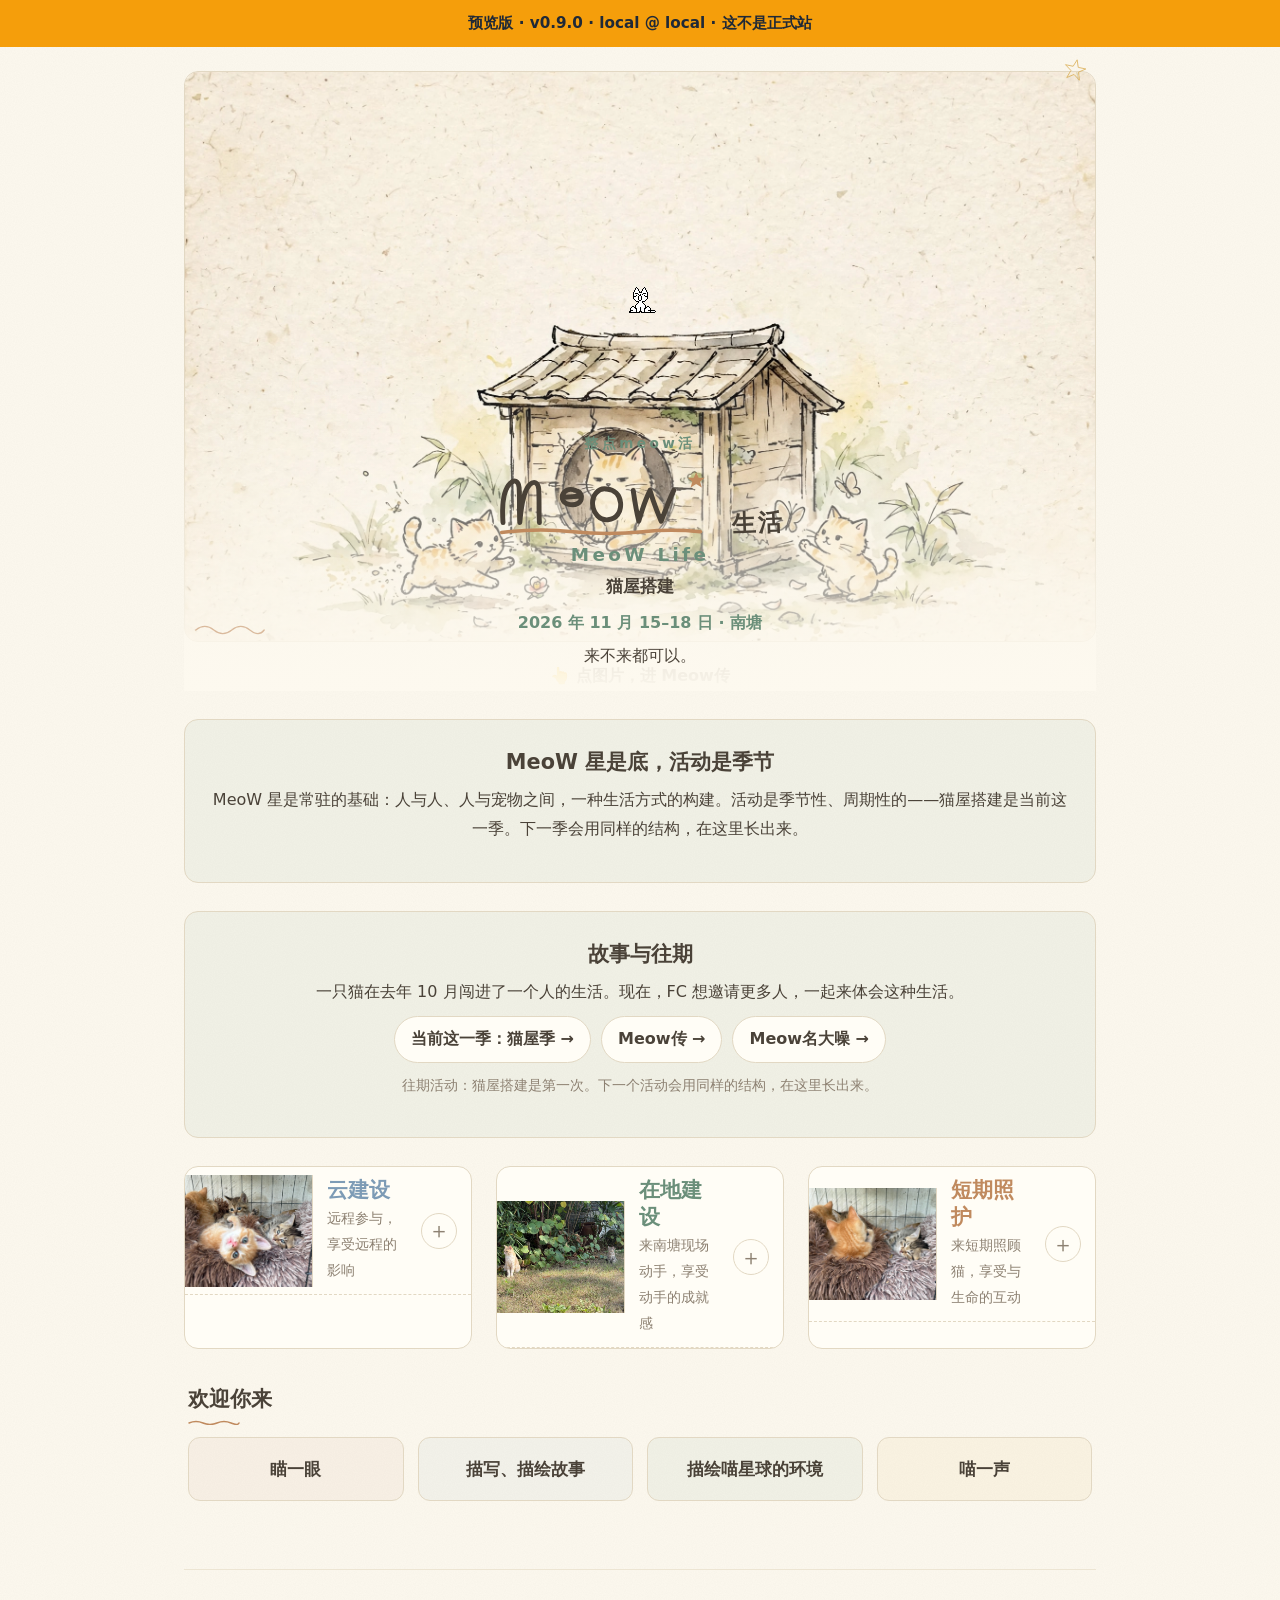
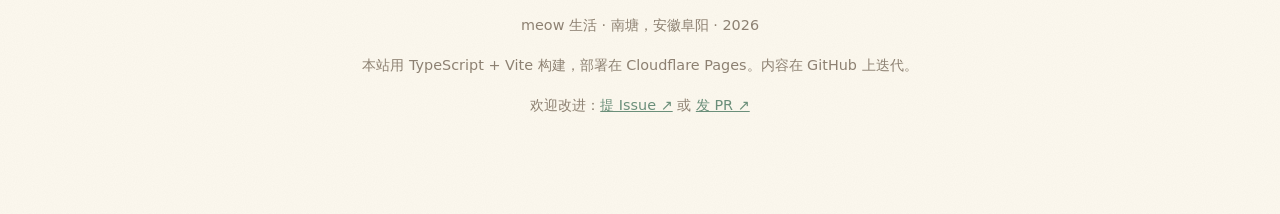
<file: index.html>
<!doctype html>
<html lang="zh-CN">
  <head>
    <meta charset="UTF-8" />
    <meta name="viewport" content="width=device-width, initial-scale=1.0, viewport-fit=cover" />
    <meta name="description" content="meow 生活 — 人与人、人与宠物之间的一种生活方式的构建。MeoW 星是底，活动是季节：当前一季，整点meow活 · 猫屋搭建，2026 年 11 月 15–18 日，南塘。去年 10 月，一只猫闯进了 FC 的出差生活。" />
    <title>整点meow活 · 猫屋搭建 — meow 生活</title>
    <!-- PWA：可以安装为手机 web app -->
    <link rel="manifest" href="./manifest.webmanifest" />
    <meta name="theme-color" content="#ffc53d" />
    <meta name="mobile-web-app-capable" content="yes" />
    <meta name="apple-mobile-web-app-capable" content="yes" />
    <meta name="apple-mobile-web-app-status-bar-style" content="default" />
    <meta name="apple-mobile-web-app-title" content="meow 生活" />
    <link rel="apple-touch-icon" href="./icons/apple-touch-icon.png" />
    <link rel="icon" type="image/png" href="./favicon.png" />
    <script type="module" crossorigin src="./assets/main-CeAe_cH5.js"></script>
    <link rel="stylesheet" crossorigin href="./assets/main-C7oJJYjR.css">
  </head>
  <body>
    <main class="home">
      <!-- 主视觉：一张图就是首页。点图片，进故事页。 -->
      <header class="hero">
        <a class="hero-link" href="story.html">
          <figure class="hero-photo hero-illus">
            <img
              src="./illustrations/hero-cat-house.webp"
              alt="手绘猫屋：木屋前，呦唬和孩子们在院子里"
              fetchpriority="high"
            />
            <figcaption class="hero-caption">
              <p class="eyebrow">整点meow活</p>
              <h1>
                <svg class="wordmark" viewBox="0 0 300 112" role="img" aria-label="MeoW">
                  <g fill="none" stroke="#fff" stroke-width="7" stroke-linecap="round" stroke-linejoin="round">
                    <path d="M10 88 C8 60 12 40 20 32 C26 26 32 28 33 38 C34 55 33 72 34 88 C36 64 40 42 48 34 C54 28 60 30 61 40 C62 56 61 72 62 88" />
                    <path d="M122 50 C116 40 104 38 98 44 C92 50 94 60 104 62 C114 64 122 60 122 52 C122 46 118 42 112 42 M96 52 L122 50" />
                    <path d="M158 40 C146 38 137 49 138 62 C139 75 148 85 160 84 C172 83 179 73 178 60 C177 48 169 41 158 40 Z" />
                    <path d="M196 42 C198 56 200 70 204 86 C208 72 214 54 220 42 C224 56 230 72 236 86 C242 70 248 54 254 42" />
                  </g>
                  <path class="wm-underline" d="M8 102 Q 60 96 110 101 Q 160 106 210 101 Q 250 97 292 101" fill="none" stroke="#ffc53d" stroke-width="5" stroke-linecap="round" />
                  <path class="wm-star" d="M286 16 L289.5 24 L298 24 L291.5 29.5 L294 38 L286 33 L278 38 L280.5 29.5 L274 24 L282.5 24 Z" fill="#ffc53d" />
                </svg>
                <span class="wordmark-life">生活</span><br />
                <span class="en">MeoW Life</span>
              </h1>
              <p class="tagline">猫屋搭建</p>
              <p class="dates">2026 年 11 月 15–18 日 · 南塘</p>
              <p class="invite">来不来都可以。</p>
            </figcaption>
          </figure>
        </a>
        <p class="hero-hint">👆 点图片，进 Meow传</p>
        <!-- 蜡笔小涂鸦 -->
        <svg class="doodle doodle-star" viewBox="0 0 40 40" aria-hidden="true"><path d="M20 4 L24 15 L36 15 L26 22 L30 34 L20 27 L10 34 L14 22 L4 15 L16 15 Z" /></svg>
        <svg class="doodle doodle-squiggle" viewBox="0 0 80 20" aria-hidden="true"><path d="M2 10 Q 12 2 22 10 T 42 10 T 62 10 T 78 10" fill="none" /></svg>
      </header>

      <!-- 两层结构：MeoW 星是底，活动是季节 -->
      <section class="shape-card" aria-label="MeoW 星与活动">
        <h2>MeoW 星是底，活动是季节</h2>
        <p>MeoW 星是常驻的基础：人与人、人与宠物之间，一种生活方式的构建。活动是季节性、周期性的——猫屋搭建是当前这一季。下一季会用同样的结构，在这里长出来。</p>
      </section>

      <!-- 形状的去处：故事与往期 -->
      <section class="shape-card" aria-label="故事与往期">
        <h2>故事与往期</h2>
        <p>一只猫在去年 10 月闯进了一个人的生活。现在，FC 想邀请更多人，一起来体会这种生活。</p>
        <p class="shape-links">
          <a class="shape-link" href="season.html">当前这一季：猫屋季 →</a>
          <a class="shape-link" href="story.html">Meow传 →</a>
          <a class="shape-link" href="cats.html">Meow名大噪 →</a>
        </p>
        <p class="shape-note">往期活动：猫屋搭建是第一次。下一个活动会用同样的结构，在这里长出来。</p>
      </section>

      <!-- 三种参与方式：点一张，展开一块 -->
      <nav class="tiles ways" aria-label="参与方式">
        <section class="tile tile-cloud" id="tile-cloud">
          <button class="tile-head" aria-expanded="false" aria-controls="panel-cloud">
            <img
              src="./cats/kittens-looking-camera.jpg"
              alt="小猫们挤在毛窝里看镜头"
              loading="lazy"
            />
            <span class="tile-label">
              <span class="tile-title">云建设</span>
              <span class="tile-sub">远程参与，享受远程的影响</span>
            </span>
            <span class="tile-plus" aria-hidden="true">＋</span>
          </button>
          <div class="tile-panel" id="panel-cloud">
            <div class="tile-panel-inner">
              <p>不用到南塘。在线上关注、捐助猫粮猫砂、远程出主意，你的参与一样有影响。</p>
              <p>猫粮和猫砂接受捐助，具体方式还在确认，确认了会告诉大家。</p>
            </div>
          </div>
        </section>

        <section class="tile tile-local" id="tile-local">
          <button class="tile-head" aria-expanded="false" aria-controls="panel-local">
            <img
              src="./cats/youhu-garden.jpg"
              alt="呦唬坐在院子里"
              loading="lazy"
            />
            <span class="tile-label">
              <span class="tile-title">在地建设</span>
              <span class="tile-sub">来南塘现场动手，享受动手的成就感</span>
            </span>
            <span class="tile-plus" aria-hidden="true">＋</span>
          </button>
          <div class="tile-panel" id="panel-local">
            <div class="tile-panel-inner">
              <p>11 月 15 日的建设日，孩子、创新老师、木工老师程家俊一起动手，猫也进场。</p>
              <p>你亲手搭的猫屋，冬天猫就住在里面。</p>
            </div>
          </div>
        </section>

        <section class="tile tile-care" id="tile-care">
          <button class="tile-head" aria-expanded="false" aria-controls="panel-care">
            <img
              src="./cats/kittens-fluffy-bed.jpg"
              alt="小猫们挤在毛窝里"
              loading="lazy"
            />
            <span class="tile-label">
              <span class="tile-title">短期照护</span>
              <span class="tile-sub">来短期照顾猫，享受与生命的互动</span>
            </span>
            <span class="tile-plus" aria-hidden="true">＋</span>
          </button>
          <div class="tile-panel" id="panel-care">
            <div class="tile-panel-inner">
              <p>不用长期承诺。来几天，喂喂猫、陪陪猫，和这些不会说话的生命待在一起。</p>
              <p>约 15 个孩子、3–4 个亲子家庭，招 1–2 个大哥哥大姐姐。不收费，食宿自理。</p>
            </div>
          </div>
        </section>
      </nav>

      <!-- 四句邀请 -->
      <section class="invites" aria-label="欢迎你来">
        <h2>欢迎你来</h2>
        <ul>
          <li class="invite-pink">瞄一眼</li>
          <li class="invite-blue">描写、描绘故事</li>
          <li class="invite-green">描绘喵星球的环境</li>
          <li class="invite-yellow">喵一声</li>
        </ul>
      </section>

      <footer>
        <p>meow 生活 · 南塘，安徽阜阳</p>
        <p>本站用 TypeScript + Vite 构建，部署在 Cloudflare Pages。内容在 GitHub 上迭代。</p>
        <p>
          欢迎改进：<a href="https://github.com/iMeetingClub/cat-planet-of-nantang/issues">提 Issue ↗</a> 或 <a href="https://github.com/iMeetingClub/cat-planet-of-nantang">发 PR ↗</a>
        </p>
      </footer>
    </main>
  </body>
</html>
</file>
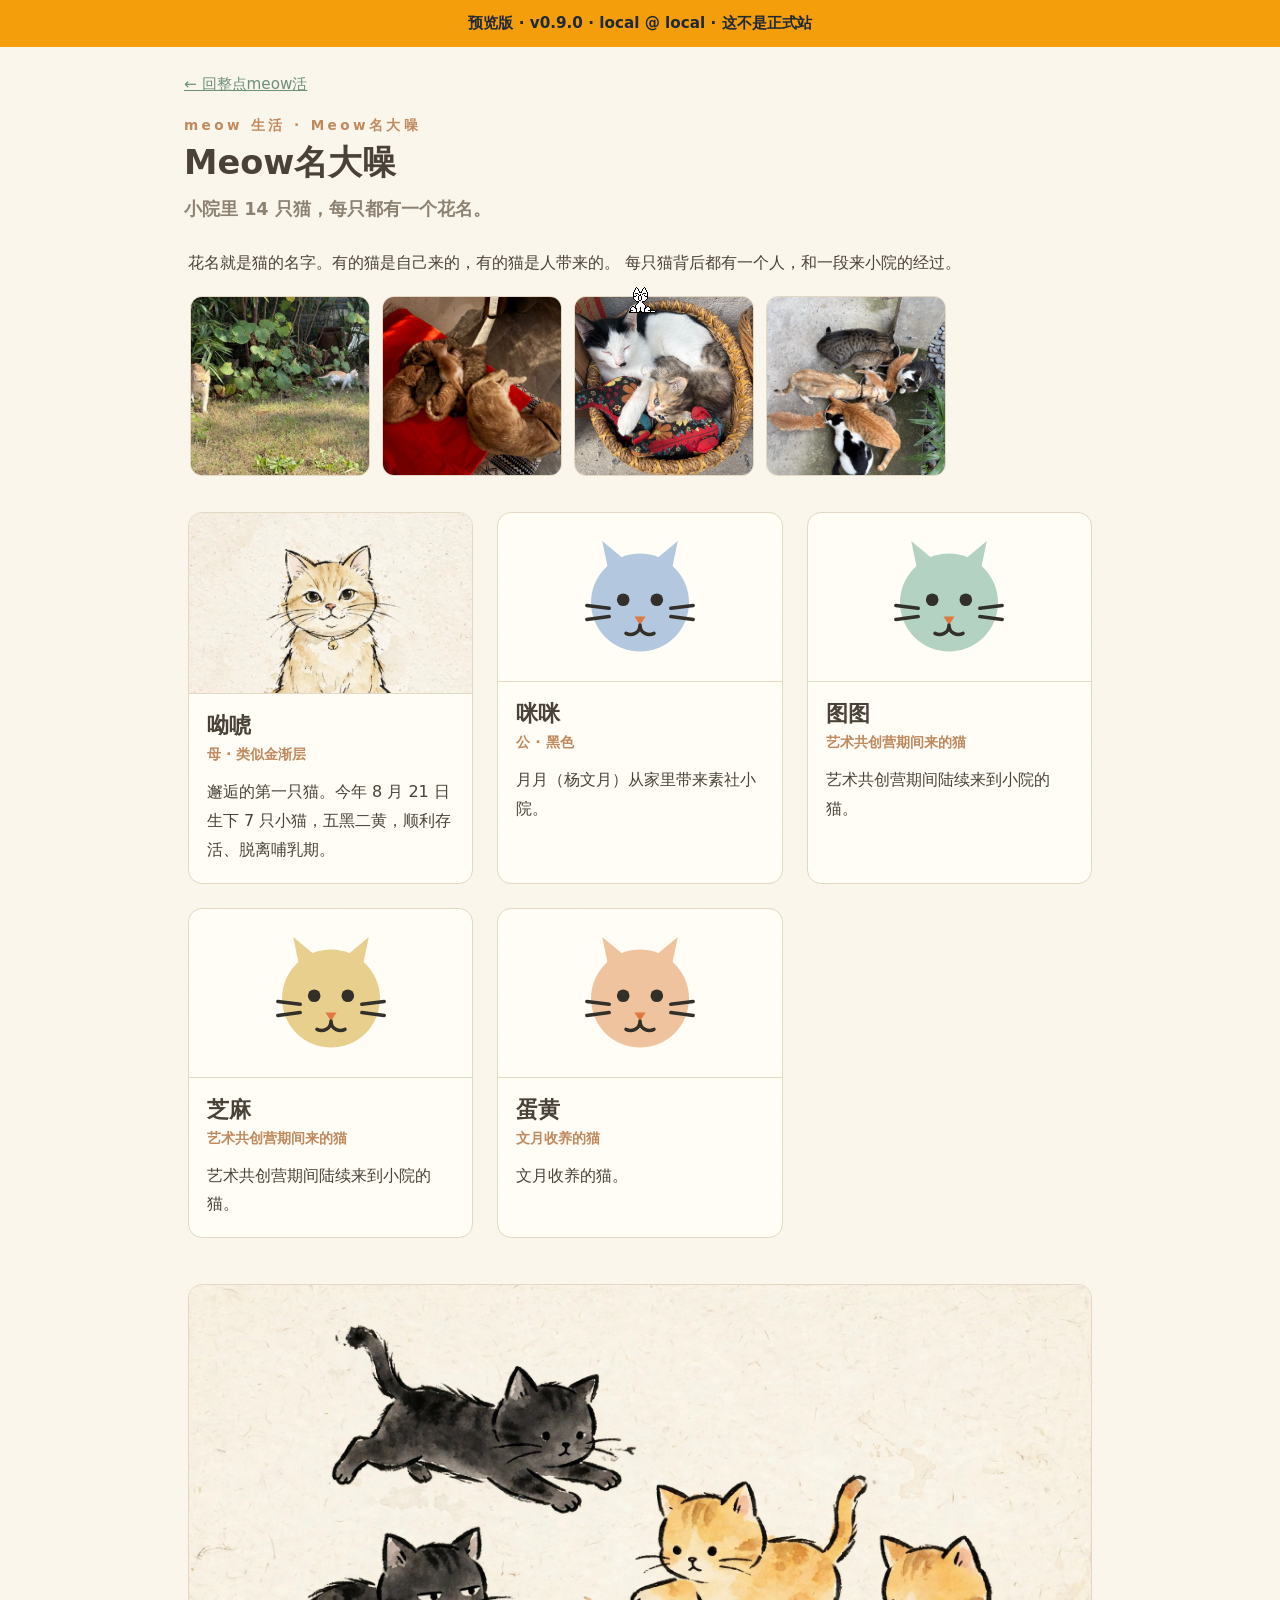
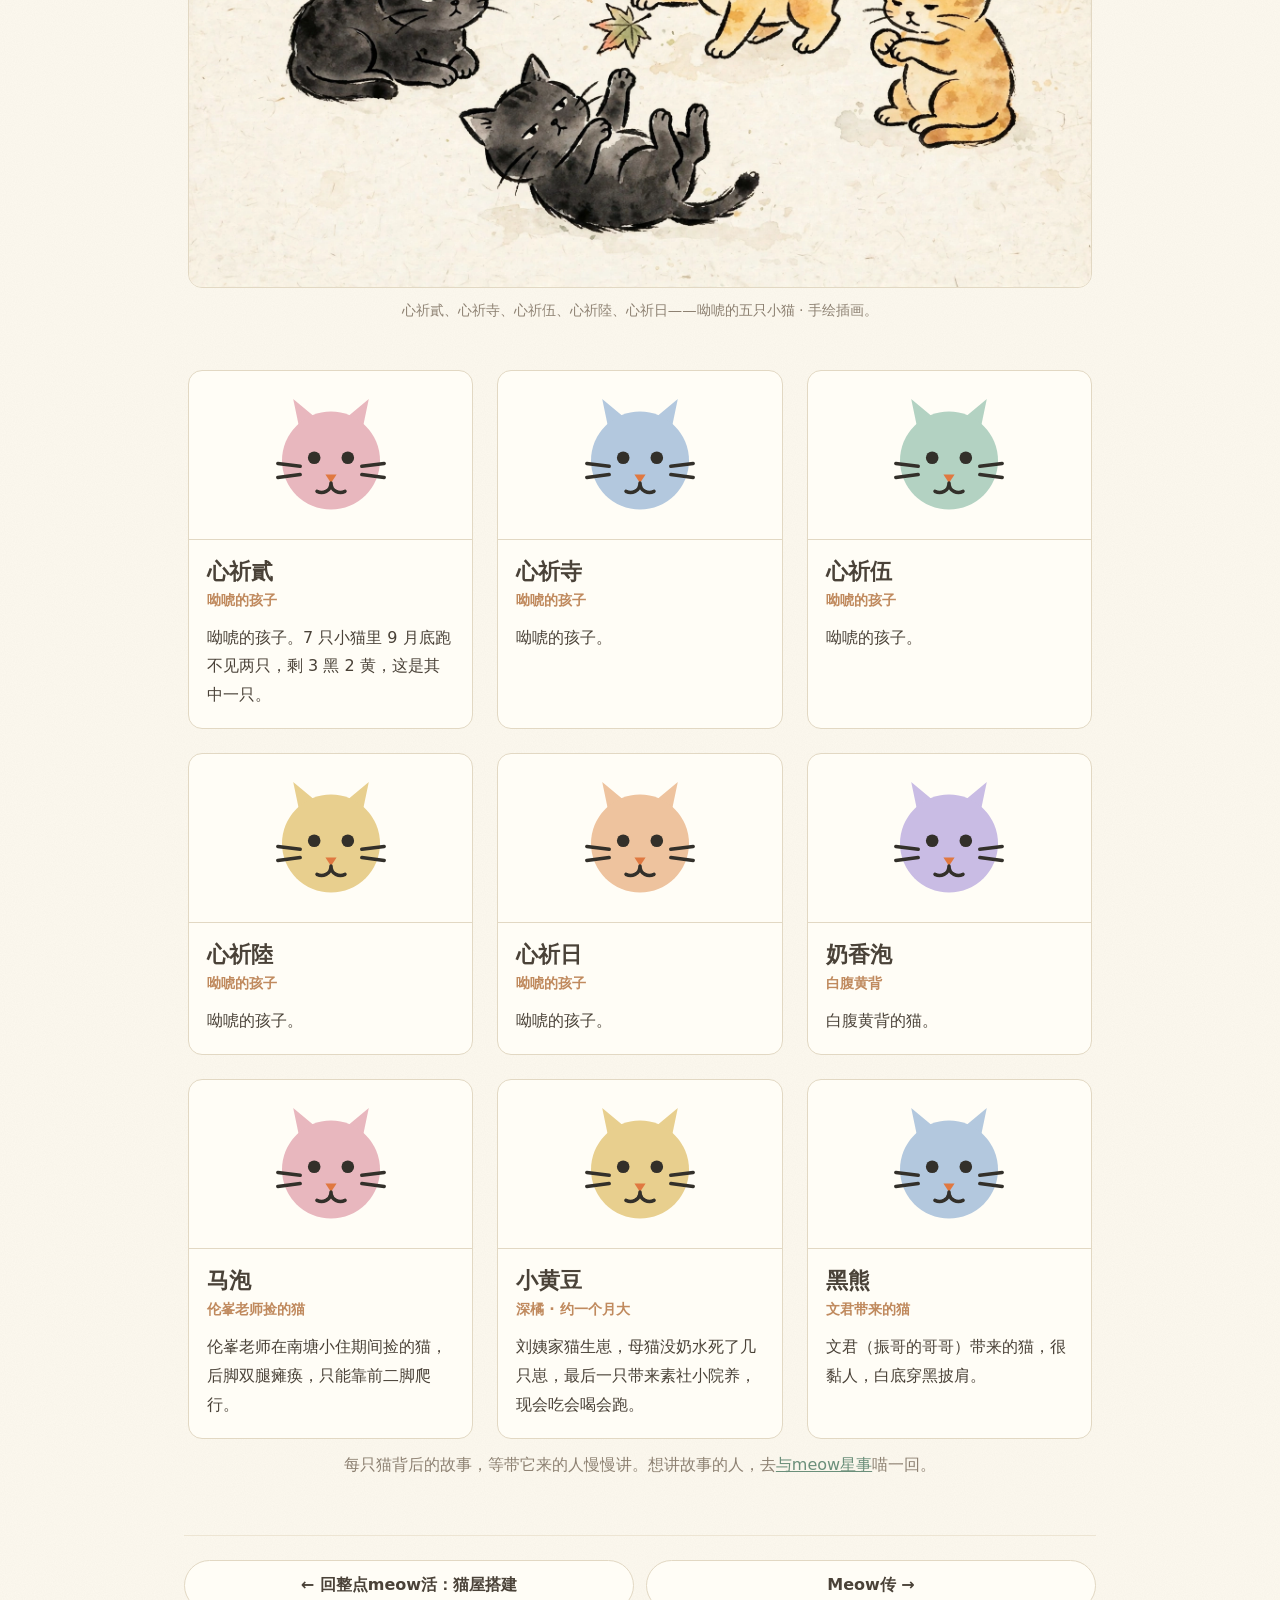
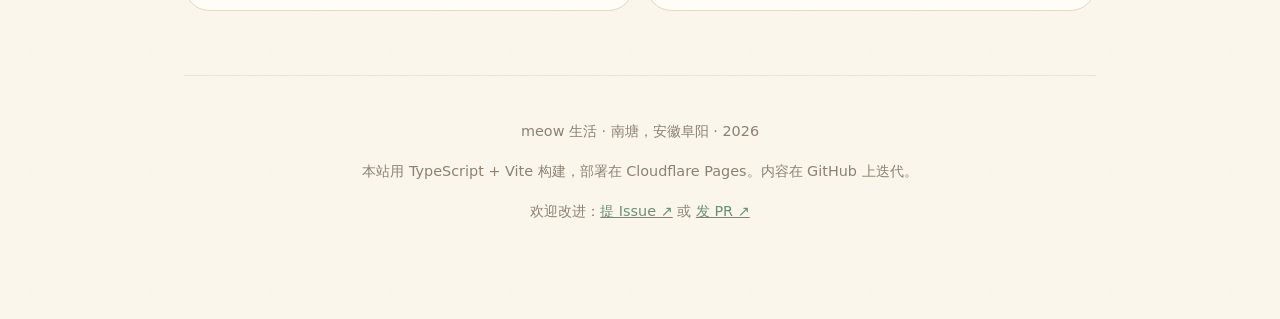
<file: cats.html>
<!doctype html>
<html lang="zh-CN">
  <head>
    <meta charset="UTF-8" />
    <meta name="viewport" content="width=device-width, initial-scale=1.0, viewport-fit=cover" />
    <meta name="description" content="Meow名大噪——小院里 14 只猫的花名。呦唬、咪咪、图图、芝麻、蛋黄、心祈貳、心祈寺、心祈伍、心祈陸、心祈日、奶香泡、马泡、小黄豆、黑熊。" />
    <title>Meow名大噪 · meow 生活</title>
    <!-- PWA：可以安装为手机 web app -->
    <link rel="manifest" href="./manifest.webmanifest" />
    <meta name="theme-color" content="#ffc53d" />
    <meta name="mobile-web-app-capable" content="yes" />
    <meta name="apple-mobile-web-app-capable" content="yes" />
    <meta name="apple-mobile-web-app-status-bar-style" content="default" />
    <meta name="apple-mobile-web-app-title" content="meow 生活" />
    <link rel="apple-touch-icon" href="./icons/apple-touch-icon.png" />
    <link rel="icon" type="image/png" href="./favicon.png" />
    <script type="module" crossorigin src="./assets/main-CeAe_cH5.js"></script>
    <link rel="stylesheet" crossorigin href="./assets/main-C7oJJYjR.css">
  </head>
  <body>
    <main class="page">
      <header class="page-head">
        <p class="back"><a href="index.html">← 回整点meow活</a></p>
        <p class="eyebrow">meow 生活 · Meow名大噪</p>
        <h1>Meow名大噪</h1>
        <p class="lede">小院里 14 只猫，每只都有一个花名。</p>
      </header>

      <section class="story-body">
        <p>
          花名就是猫的名字。有的猫是自己来的，有的猫是人带来的。
          每只猫背后都有一个人，和一段来小院的经过。
        </p>

        <div class="photo-strip">
          <img src="./cats/youhu-kittens-garden.jpg" alt="呦唬带着小猫在院子里" loading="lazy" />
          <img src="./cats/cats-sleeping-red-blanket-wide.jpg" alt="猫们挤在红毯子上" loading="lazy" />
          <img src="./cats/kittens-basket.jpg" alt="两只小猫挤在藤篮里" loading="lazy" />
          <img src="./cats/cats-eating.jpg" alt="猫们围在一起吃饭" loading="lazy" />
        </div>

        <svg width="0" height="0" style="position:absolute" aria-hidden="true">
          <defs>
            <symbol id="cat-face" viewBox="0 0 100 100">
              <path d="M28 34 L23 10 L41 25 Z" fill="currentColor" />
              <path d="M72 34 L77 10 L59 25 Z" fill="currentColor" />
              <circle cx="50" cy="54" r="35" fill="currentColor" />
              <circle cx="38" cy="52" r="4.5" fill="#33302a" />
              <circle cx="62" cy="52" r="4.5" fill="#33302a" />
              <path d="M46 64 L54 64 L50 70 Z" fill="#e07840" />
              <path d="M50 70 C50 76 44 78 40 76 M50 70 C50 76 56 78 60 76" stroke="#33302a" stroke-width="2.5" fill="none" stroke-linecap="round" />
              <path d="M12 56 L28 58 M12 66 L28 64 M88 56 L72 58 M88 66 L72 64" stroke="#33302a" stroke-width="2.5" stroke-linecap="round" />
            </symbol>
          </defs>
        </svg>

        <div class="cat-cards">
          <article class="cat-card">
            <div class="cat-media">
              <img src="./illustrations/cat-mother-youhu.webp" alt="呦唬的手绘插画" loading="lazy" />
            </div>
            <h3>呦唬</h3>
            <p class="cat-tag">母 · 类似金渐层</p>
            <p>邂逅的第一只猫。今年 8 月 21 日生下 7 只小猫，五黑二黄，顺利存活、脱离哺乳期。</p>
          </article>

          <article class="cat-card">
            <div class="cat-media">
              <svg class="cat-doodle doodle-blue" viewBox="0 0 100 100" aria-hidden="true"><use href="#cat-face" /></svg>
            </div>
            <h3>咪咪</h3>
            <p class="cat-tag">公 · 黑色</p>
            <p>月月（杨文月）从家里带来素社小院。</p>
          </article>

          <article class="cat-card">
            <div class="cat-media">
              <svg class="cat-doodle doodle-green" viewBox="0 0 100 100" aria-hidden="true"><use href="#cat-face" /></svg>
            </div>
            <h3>图图</h3>
            <p class="cat-tag">艺术共创营期间来的猫</p>
            <p>艺术共创营期间陆续来到小院的猫。</p>
          </article>

          <article class="cat-card">
            <div class="cat-media">
              <svg class="cat-doodle doodle-yellow" viewBox="0 0 100 100" aria-hidden="true"><use href="#cat-face" /></svg>
            </div>
            <h3>芝麻</h3>
            <p class="cat-tag">艺术共创营期间来的猫</p>
            <p>艺术共创营期间陆续来到小院的猫。</p>
          </article>

          <article class="cat-card">
            <div class="cat-media">
              <svg class="cat-doodle doodle-orange" viewBox="0 0 100 100" aria-hidden="true"><use href="#cat-face" /></svg>
            </div>
            <h3>蛋黄</h3>
            <p class="cat-tag">文月收养的猫</p>
            <p>文月收养的猫。</p>
          </article>

          <figure class="story-photo kittens-group">
            <img src="./illustrations/kittens-playing.webp" alt="五只小猫玩在一起的手绘插画" loading="lazy" />
            <figcaption>心祈貳、心祈寺、心祈伍、心祈陸、心祈日——呦唬的五只小猫 · 手绘插画。</figcaption>
          </figure>

          <article class="cat-card">
            <div class="cat-media">
              <svg class="cat-doodle doodle-pink" viewBox="0 0 100 100" aria-hidden="true"><use href="#cat-face" /></svg>
            </div>
            <h3>心祈貳</h3>
            <p class="cat-tag">呦唬的孩子</p>
            <p>呦唬的孩子。7 只小猫里 9 月底跑不见两只，剩 3 黑 2 黄，这是其中一只。</p>
          </article>

          <article class="cat-card">
            <div class="cat-media">
              <svg class="cat-doodle doodle-blue" viewBox="0 0 100 100" aria-hidden="true"><use href="#cat-face" /></svg>
            </div>
            <h3>心祈寺</h3>
            <p class="cat-tag">呦唬的孩子</p>
            <p>呦唬的孩子。</p>
          </article>

          <article class="cat-card">
            <div class="cat-media">
              <svg class="cat-doodle doodle-green" viewBox="0 0 100 100" aria-hidden="true"><use href="#cat-face" /></svg>
            </div>
            <h3>心祈伍</h3>
            <p class="cat-tag">呦唬的孩子</p>
            <p>呦唬的孩子。</p>
          </article>

          <article class="cat-card">
            <div class="cat-media">
              <svg class="cat-doodle doodle-yellow" viewBox="0 0 100 100" aria-hidden="true"><use href="#cat-face" /></svg>
            </div>
            <h3>心祈陸</h3>
            <p class="cat-tag">呦唬的孩子</p>
            <p>呦唬的孩子。</p>
          </article>

          <article class="cat-card">
            <div class="cat-media">
              <svg class="cat-doodle doodle-orange" viewBox="0 0 100 100" aria-hidden="true"><use href="#cat-face" /></svg>
            </div>
            <h3>心祈日</h3>
            <p class="cat-tag">呦唬的孩子</p>
            <p>呦唬的孩子。</p>
          </article>

          <article class="cat-card">
            <div class="cat-media">
              <svg class="cat-doodle doodle-lavender" viewBox="0 0 100 100" aria-hidden="true"><use href="#cat-face" /></svg>
            </div>
            <h3>奶香泡</h3>
            <p class="cat-tag">白腹黄背</p>
            <p>白腹黄背的猫。</p>
          </article>

          <article class="cat-card">
            <div class="cat-media">
              <svg class="cat-doodle doodle-pink" viewBox="0 0 100 100" aria-hidden="true"><use href="#cat-face" /></svg>
            </div>
            <h3>马泡</h3>
            <p class="cat-tag">伦峯老师捡的猫</p>
            <p>伦峯老师在南塘小住期间捡的猫，后脚双腿瘫痪，只能靠前二脚爬行。</p>
          </article>

          <article class="cat-card">
            <div class="cat-media">
              <svg class="cat-doodle doodle-yellow" viewBox="0 0 100 100" aria-hidden="true"><use href="#cat-face" /></svg>
            </div>
            <h3>小黄豆</h3>
            <p class="cat-tag">深橘 · 约一个月大</p>
            <p>刘姨家猫生崽，母猫没奶水死了几只崽，最后一只带来素社小院养，现会吃会喝会跑。</p>
          </article>

          <article class="cat-card">
            <div class="cat-media">
              <svg class="cat-doodle doodle-blue" viewBox="0 0 100 100" aria-hidden="true"><use href="#cat-face" /></svg>
            </div>
            <h3>黑熊</h3>
            <p class="cat-tag">文君带来的猫</p>
            <p>文君（振哥的哥哥）带来的猫，很黏人，白底穿黑披肩。</p>
          </article>
        </div>

        <p class="cats-note">
          每只猫背后的故事，等带它来的人慢慢讲。想讲故事的人，去<a href="stories.html">与meow星事</a>喵一回。
        </p>
      </section>

      <nav class="page-nav" aria-label="相关页面">
        <a href="index.html">← 回整点meow活：猫屋搭建</a>
        <a href="story.html">Meow传 →</a>
      </nav>

      <footer>
        <p>meow 生活 · 南塘，安徽阜阳</p>
        <p>本站用 TypeScript + Vite 构建，部署在 Cloudflare Pages。内容在 GitHub 上迭代。</p>
        <p>
          欢迎改进：<a href="https://github.com/iMeetingClub/cat-planet-of-nantang/issues">提 Issue ↗</a> 或 <a href="https://github.com/iMeetingClub/cat-planet-of-nantang">发 PR ↗</a>
        </p>
      </footer>
    </main>
  </body>
</html>
</file>
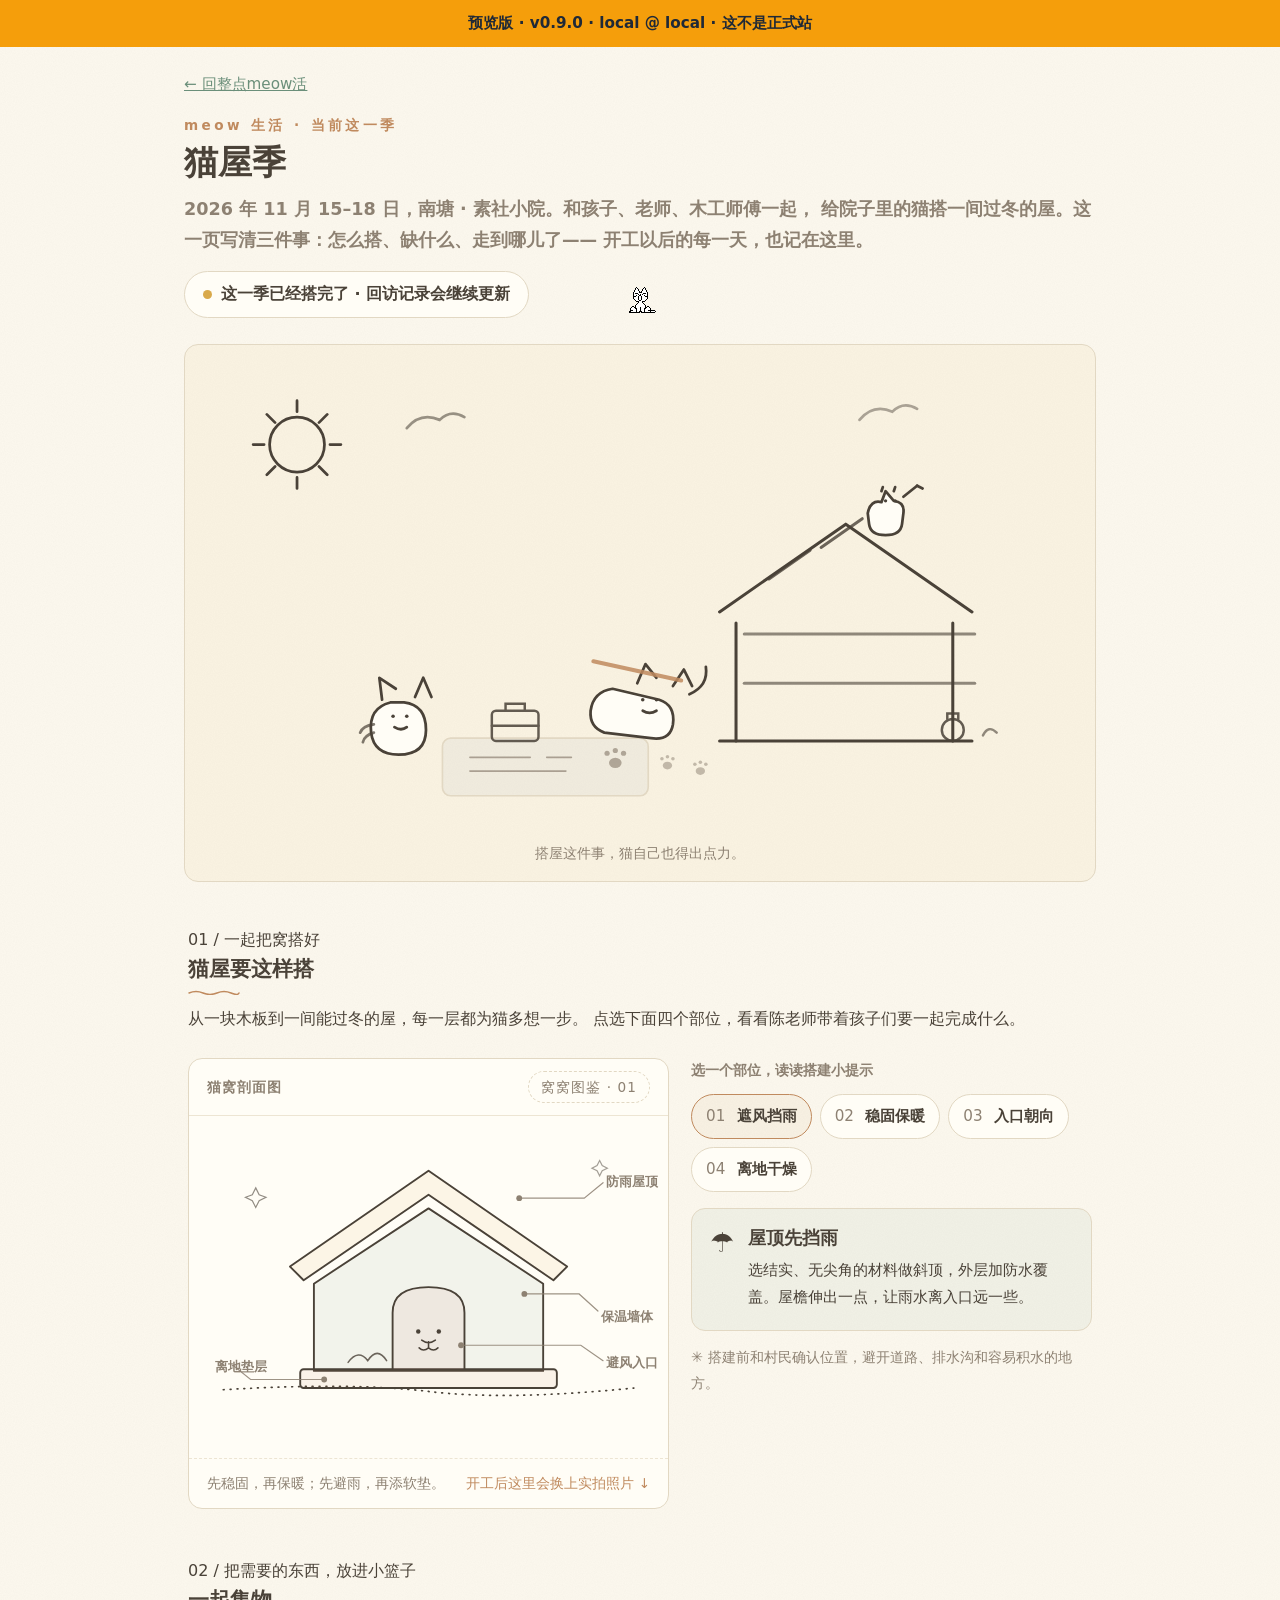
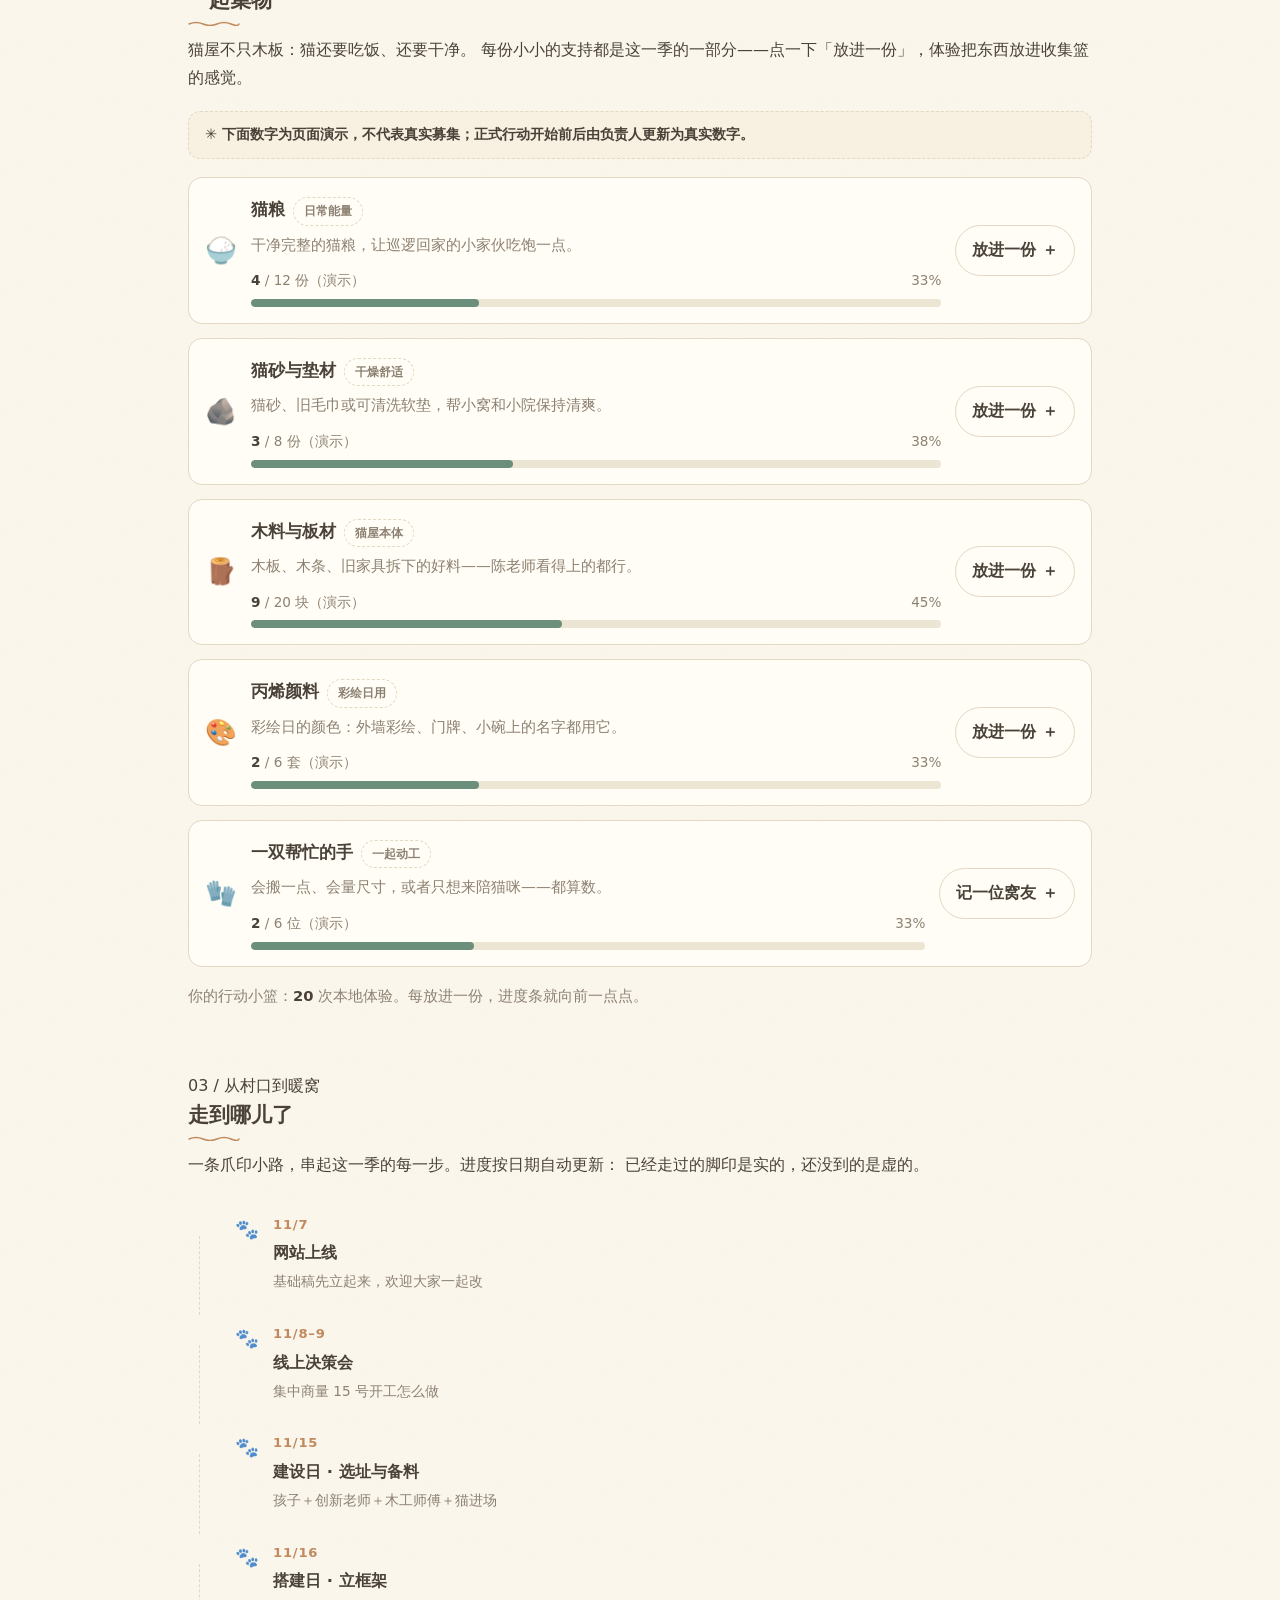
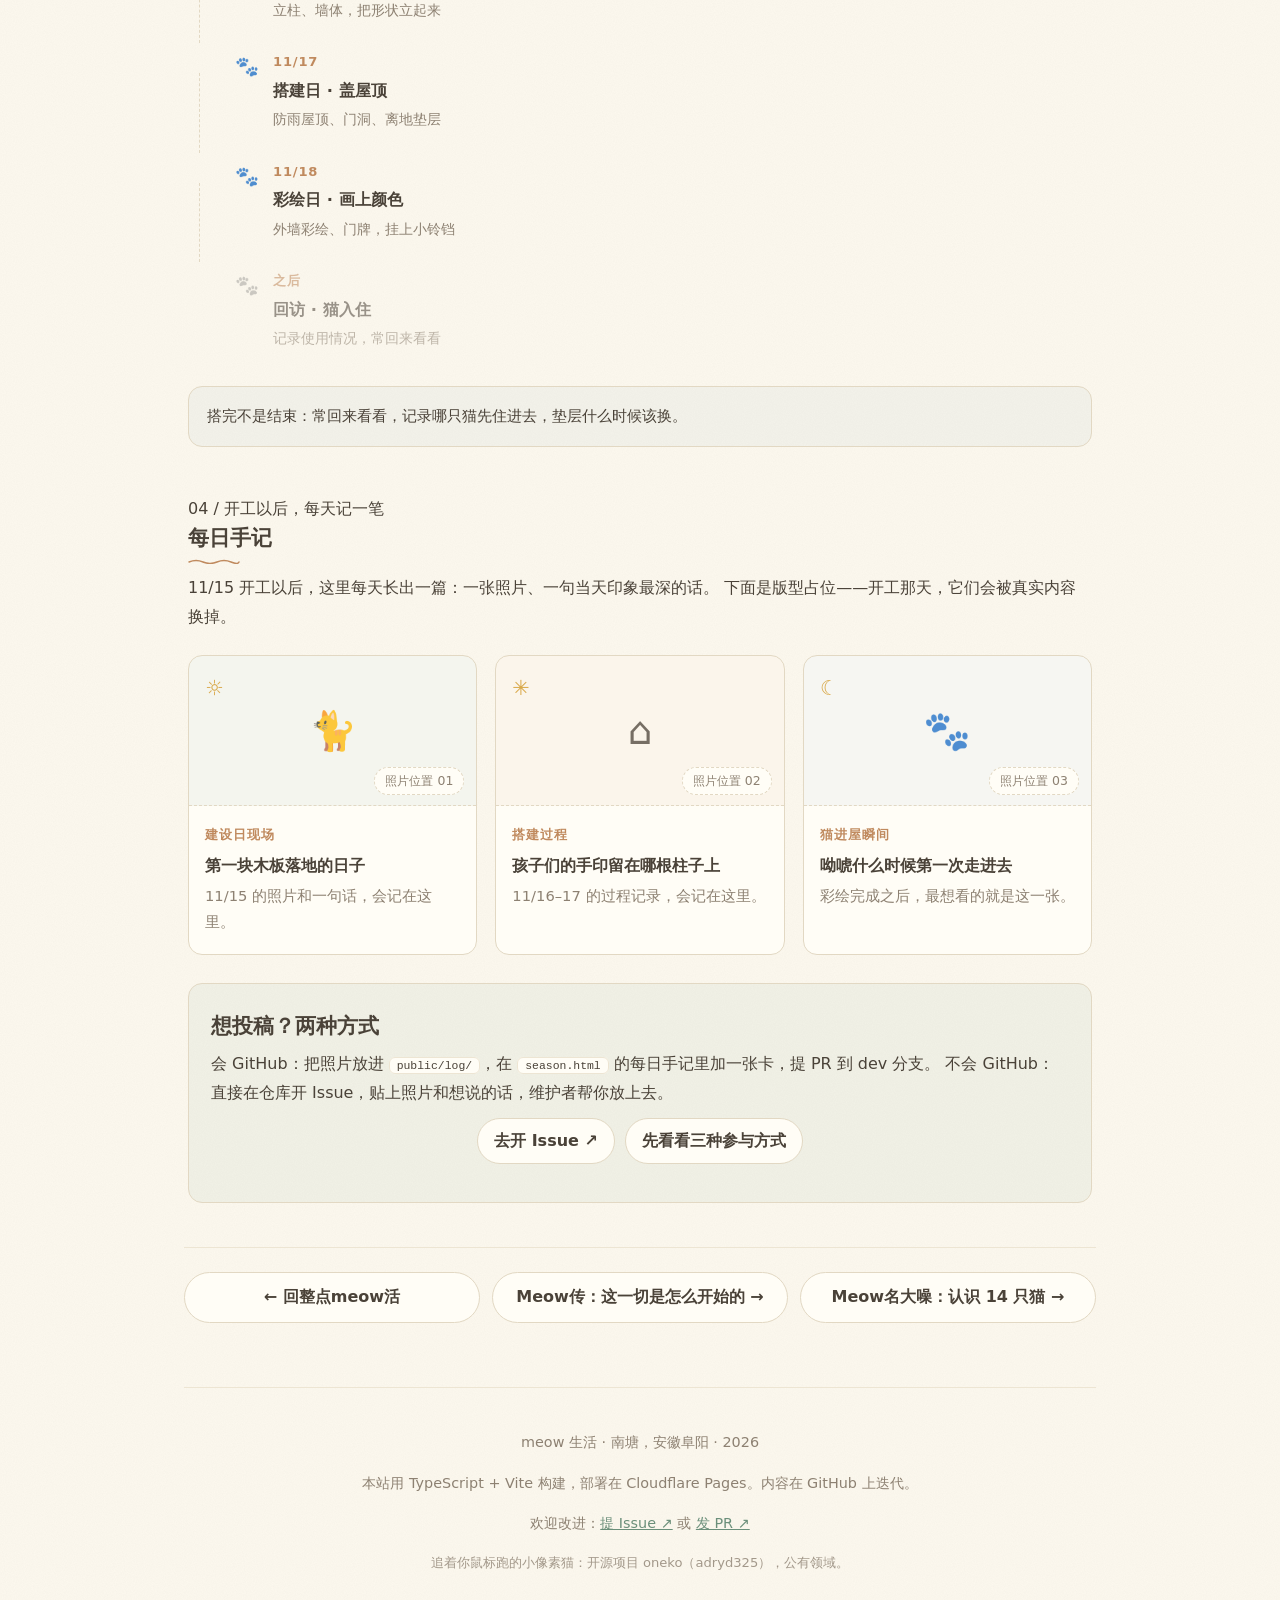
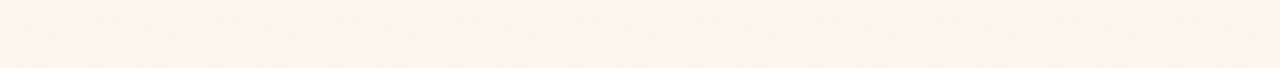
<file: season.html>
<!doctype html>
<html lang="zh-CN">
  <head>
    <meta charset="UTF-8" />
    <meta name="viewport" content="width=device-width, initial-scale=1.0, viewport-fit=cover" />
    <meta name="description" content="猫屋季：meow 生活当前这一季。2026 年 11 月 15–18 日，南塘 · 素社小院，和孩子、老师、木工师傅一起搭一间猫屋。这里写清怎么搭、缺什么、走到哪儿了，之后的每一天也记在这里。" />
    <title>猫屋季 · meow 生活</title>
    <!-- PWA：可以安装为手机 web app -->
    <link rel="manifest" href="./manifest.webmanifest" />
    <meta name="theme-color" content="#ffc53d" />
    <meta name="mobile-web-app-capable" content="yes" />
    <meta name="apple-mobile-web-app-capable" content="yes" />
    <meta name="apple-mobile-web-app-status-bar-style" content="default" />
    <meta name="apple-mobile-web-app-title" content="meow 生活" />
    <link rel="apple-touch-icon" href="./icons/apple-touch-icon.png" />
    <link rel="icon" type="image/png" href="./favicon.png" />
    <script type="module" crossorigin src="./assets/main-CeAe_cH5.js"></script>
    <link rel="stylesheet" crossorigin href="./assets/main-C7oJJYjR.css">
  </head>
  <body>
    <main class="page">
      <header class="page-head">
        <p class="back"><a href="index.html">← 回整点meow活</a></p>
        <p class="eyebrow">meow 生活 · 当前这一季</p>
        <h1>猫屋季</h1>
        <p class="lede">
          2026 年 11 月 15–18 日，南塘 · 素社小院。和孩子、老师、木工师傅一起，
          给院子里的猫搭一间过冬的屋。这一页写清三件事：怎么搭、缺什么、走到哪儿了——
          开工以后的每一天，也记在这里。
        </p>
        <p class="season-status" data-season-status>
          <span class="season-dot" aria-hidden="true"></span>
          <span data-season-status-text>筹备中</span>
        </p>
      </header>

      <!-- 主视觉：猫自己也在帮忙的墨线插画 -->
      <figure class="season-hero">
        <svg viewBox="0 0 640 340" role="img" aria-label="手绘插画：几只猫和人一起搭猫屋，呦唬蹲在图纸上监工">
          <!-- 太阳与云：细线淡墨 -->
          <g class="ink" fill="none" stroke-width="2">
            <circle cx="70" cy="58" r="20" />
            <path d="M70 26v8M70 82v8M38 58h8M94 58h8M48 36l6 6M86 74l6 6M92 36l-6 6M54 74l-6 6" stroke-linecap="round" />
            <path d="M150 46q10-12 24-6 8-8 18-2" stroke-linecap="round" opacity=".55" />
            <path d="M480 40q10-12 24-6 8-8 18-2" stroke-linecap="round" opacity=".45" />
          </g>
          <!-- 地面 -->
          <path class="ink-fill" d="M28 288 Q180 279 320 288 T612 285" fill="none" stroke-width="2" stroke-linecap="round" />
          <!-- 图纸卷轴：铺在草地上，猫爪印盖在上面 -->
          <g>
            <rect x="176" y="272" width="150" height="42" rx="6" fill="rgba(125,155,181,0.08)" stroke="#e2d8c3" stroke-width="1.2" />
            <path d="M196 286h44M196 296h70M252 286h18" stroke="#8d8172" stroke-width="1.2" stroke-linecap="round" opacity=".7" fill="none" />
            <g fill="#8d8172" opacity=".65">
              <ellipse cx="302" cy="290" rx="4.6" ry="3.8" />
              <circle cx="296" cy="283" r="1.9" /><circle cx="302" cy="281" r="1.9" /><circle cx="308" cy="283" r="1.9" />
            </g>
          </g>
          <!-- 没搭完的木框架：立柱、斜梁、屋顶板还差两块 -->
          <g class="ink" fill="rgba(192,138,94,0.09)" stroke-width="2.2">
            <path d="M378 180 470 116l92 64" fill="none" stroke-linecap="round" stroke-linejoin="round" />
            <path d="M390 188v86M548 188v86" stroke-linecap="round" />
            <path d="M378 274h184" stroke-linecap="round" />
            <path d="M414 156l30-21M452 133l30-21" stroke-linecap="round" opacity=".8" />
            <path d="M396 196h168" stroke-linecap="round" opacity=".6" />
            <path d="M396 232h168" stroke-linecap="round" opacity=".6" />
          </g>
          <!-- 屋顶上敲钉子的小猫 -->
          <g class="ink" stroke-width="2" fill="none" stroke-linecap="round" stroke-linejoin="round">
            <path d="M486 108q2-10 10-8l3-8 6 7q8 1 7 9l-1 8q-1 8-12 8t-12-8z" fill="#fffdf6" />
            <path d="M496 92l1-3M505 92l1-3" />
            <path d="M512 96l10-8" />
            <path d="M522 88l4 2" />
            <circle cx="499" cy="99" r="1.2" fill="#4a4238" stroke="none" />
            <circle cx="506" cy="99" r="1.2" fill="#4a4238" stroke="none" />
          </g>
          <!-- 扛着木板走向框架的猫 -->
          <g class="ink" stroke-width="2" fill="#fffdf6" stroke-linecap="round" stroke-linejoin="round">
            <path d="M300 236q-14 2-16 16-1 12 10 16l34 4q14 2 16-10 2-14-10-18z" />
            <path d="M318 232l6-14 8 10M344 234l8-12 6 12" fill="none" />
            <circle cx="322" cy="244" r="1.3" fill="#4a4238" stroke="none" />
            <circle cx="332" cy="244" r="1.3" fill="#4a4238" stroke="none" />
            <path d="M322 252q5 3 10 0" fill="none" />
            <path d="M356 240q14-6 12-20" fill="none" />
          </g>
          <g stroke="#c08a5e" stroke-width="3" stroke-linecap="round" opacity=".85">
            <path d="M286 216l64 14" />
          </g>
          <!-- 蹲在图纸前监工的呦唬 -->
          <g class="ink" stroke-width="2" fill="#fffdf6" stroke-linecap="round" stroke-linejoin="round">
            <path d="M138 246q-16 4-14 22 2 16 20 16 20 0 20-18 0-18-16-20z" />
            <path d="M132 244l-2-16 12 8M156 242l6-14 6 14" fill="none" />
            <circle cx="140" cy="256" r="1.3" fill="#4a4238" stroke="none" />
            <circle cx="150" cy="256" r="1.3" fill="#4a4238" stroke="none" />
            <path d="M141 264q5 3 9 0" fill="none" />
            <path d="M126 262q-8 1-10 6M126 268q-7 2-8 7" fill="none" opacity=".7" />
          </g>
          <!-- 工具箱与颜料罐 -->
          <g class="ink" stroke-width="1.8" fill="none" stroke-linecap="round" opacity=".85">
            <rect x="212" y="252" width="34" height="22" rx="3" />
            <path d="M222 252v-5h14v5M212 263h34" />
            <circle cx="548" cy="266" r="8" />
            <path d="M544 258v-4h8v4" />
            <path d="M570 270q4-8 10-2" opacity=".7" />
          </g>
          <!-- 爪印小径：从图纸走向框架 -->
          <g fill="#8d8172" opacity=".5">
            <ellipse cx="340" cy="292" rx="3.4" ry="2.8" /><circle cx="336" cy="287" r="1.3" /><circle cx="340" cy="285.6" r="1.3" /><circle cx="344" cy="287" r="1.3" />
            <ellipse cx="364" cy="296" rx="3.4" ry="2.8" /><circle cx="360" cy="291" r="1.3" /><circle cx="364" cy="289.6" r="1.3" /><circle cx="368" cy="291" r="1.3" />
          </g>
        </svg>
        <figcaption>搭屋这件事，猫自己也得出点力。</figcaption>
      </figure>

      <!-- 01 怎么搭：剖面图 + 分层讲解 -->
      <section class="season-section" aria-labelledby="how-title">
        <div class="season-heading">
          <span class="eyebrow">01 / 一起把窝搭好</span>
          <h2 id="how-title">猫屋要这样搭</h2>
          <p>
            从一块木板到一间能过冬的屋，每一层都为猫多想一步。
            点选下面四个部位，看看陈老师带着孩子们要一起完成什么。
          </p>
        </div>

        <div class="blueprint">
          <div class="blueprint-card">
            <div class="blueprint-topline">
              <span>猫窝剖面图</span>
              <span class="drawing-stamp">窝窝图鉴 · 01</span>
            </div>
            <svg class="nest-diagram" viewBox="0 0 560 400" role="img" aria-labelledby="nest-svg-title nest-svg-desc">
              <title id="nest-svg-title">四层猫窝结构示意图</title>
              <desc id="nest-svg-desc">猫窝包含防雨屋顶、保温墙体、避风入口和离地干燥垫层，门洞里有一只猫。</desc>
              <!-- 地面 -->
              <path d="M40 320 Q190 311 280 322 T520 318" fill="none" stroke-width="2" stroke-linecap="round" stroke-dasharray="1 7" />
              <!-- 屋顶 -->
              <path class="diagram-part" data-part="roof" d="M118 176 280 64l162 112-16 16L280 92 134 192Z" fill="rgba(217,169,74,0.09)" stroke-width="2.2" stroke-linejoin="round" />
              <!-- 墙体 -->
              <path class="diagram-part" data-part="wall" d="M146 196 280 108l134 88v102H146Z" fill="rgba(107,143,122,0.09)" stroke-width="2.2" stroke-linejoin="round" />
              <!-- 离地垫层 -->
              <rect class="diagram-part" data-part="floor" x="130" y="296" width="300" height="22" rx="4" fill="rgba(192,138,94,0.09)" stroke-width="2.2" />
              <!-- 门洞与猫 -->
              <path class="diagram-part" data-part="door" d="M238 296v-66q0-30 42-30t42 30v66" fill="rgba(196,122,114,0.09)" stroke-width="2.2" />
              <circle cx="268" cy="252" r="2.6" fill="#4a4238" stroke="none" />
              <circle cx="292" cy="252" r="2.6" fill="#4a4238" stroke="none" />
              <path d="M272 262q8 6 16 0m-8 2v7m0 0q-6 5-11 0m11 0q6 5 11 0" fill="none" stroke-width="1.8" stroke-linecap="round" />
              <!-- 垫被 -->
              <path d="M186 288q12-16 23-2 11-17 22 0" fill="none" stroke-width="1.8" stroke-linecap="round" opacity=".8" />
              <!-- 标注引线 -->
              <g fill="none" stroke-width="1.4" stroke-linecap="round" opacity=".85">
                <path class="callout" data-part="roof" d="M386 96h76l22-18" />
                <path class="callout" data-part="wall" d="M392 208h64l22 20" />
                <path class="callout" data-part="door" d="M318 268h140l26 18" />
                <path class="callout" data-part="floor" d="M158 308H72l-20-16" />
              </g>
              <g fill="#8d8172">
                <circle class="callout-dot" data-part="roof" cx="386" cy="96" r="3.4" />
                <circle class="callout-dot" data-part="wall" cx="392" cy="208" r="3.4" />
                <circle class="callout-dot" data-part="door" cx="318" cy="268" r="3.4" />
                <circle class="callout-dot" data-part="floor" cx="158" cy="308" r="3.4" />
              </g>
              <g font-size="15" fill="#8d8172" font-weight="600">
                <text x="488" y="82">防雨屋顶</text>
                <text x="482" y="240">保温墙体</text>
                <text x="488" y="294">避风入口</text>
                <text x="30" y="298">离地垫层</text>
              </g>
              <!-- 小星星点缀 -->
              <path d="m78 84 4 8 8 3-8 4-4 8-4-8-8-4 8-3z" fill="none" stroke-width="1.4" opacity=".6" />
              <path d="m480 52 3 6 6 3-6 3-3 6-3-6-6-3 6-3z" fill="none" stroke-width="1.4" opacity=".5" />
            </svg>
            <div class="diagram-footer">
              <span>先稳固，再保暖；先避雨，再添软垫。</span>
              <span class="pencil-note">开工后这里会换上实拍照片 ↓</span>
            </div>
          </div>

          <div class="layer-guide">
            <p class="guide-kicker">选一个部位，读读搭建小提示</p>
            <div class="layer-tabs" role="tablist" aria-label="猫窝部位">
              <button class="layer-tab is-active" type="button" role="tab" aria-selected="true" data-layer="roof"><span>01</span> 遮风挡雨</button>
              <button class="layer-tab" type="button" role="tab" aria-selected="false" data-layer="wall"><span>02</span> 稳固保暖</button>
              <button class="layer-tab" type="button" role="tab" aria-selected="false" data-layer="door"><span>03</span> 入口朝向</button>
              <button class="layer-tab" type="button" role="tab" aria-selected="false" data-layer="floor"><span>04</span> 离地干燥</button>
            </div>
            <article class="layer-detail" aria-live="polite">
              <span class="detail-icon" data-layer-icon aria-hidden="true">☂</span>
              <div>
                <h3 data-layer-title>屋顶先挡雨</h3>
                <p data-layer-text>选结实、无尖角的材料做斜顶，外层加防水覆盖。屋檐伸出一点，让雨水离入口远一些。</p>
              </div>
            </article>
            <p class="safety-note"><span aria-hidden="true">✳</span> 搭建前和村民确认位置，避开道路、排水沟和容易积水的地方。</p>
          </div>
        </div>
      </section>

      <!-- 02 一起集物 -->
      <section class="season-section" aria-labelledby="gather-title">
        <div class="season-heading">
          <span class="eyebrow">02 / 把需要的东西，放进小篮子</span>
          <h2 id="gather-title">一起集物</h2>
          <p>
            猫屋不只木板：猫还要吃饭、还要干净。
            每份小小的支持都是这一季的一部分——点一下「放进一份」，体验把东西放进收集篮的感觉。
          </p>
        </div>

        <p class="demo-ribbon"><span aria-hidden="true">✳</span> 下面数字为页面演示，不代表真实募集；正式行动开始前后由负责人更新为真实数字。</p>

        <div class="resource-list" data-resource-list>
          <article class="resource-row" data-resource="food">
            <span class="resource-emoji" aria-hidden="true">🍚</span>
            <div class="resource-main">
              <div class="resource-label"><strong>猫粮</strong><span class="tiny-tag">日常能量</span></div>
              <p>干净完整的猫粮，让巡逻回家的小家伙吃饱一点。</p>
              <div class="progress-meta"><span><b data-current>4</b> / <span data-goal>12</span> 份（演示）</span><span data-percent>33%</span></div>
              <div class="progress-track" role="progressbar" aria-label="猫粮收集进度（演示）" aria-valuemin="0" aria-valuemax="12" aria-valuenow="4"><span data-bar style="width: 33%"></span></div>
            </div>
            <button class="gather-button" type="button" data-gather>放进一份 <span aria-hidden="true">＋</span></button>
          </article>

          <article class="resource-row" data-resource="litter">
            <span class="resource-emoji" aria-hidden="true">🪨</span>
            <div class="resource-main">
              <div class="resource-label"><strong>猫砂与垫材</strong><span class="tiny-tag">干燥舒适</span></div>
              <p>猫砂、旧毛巾或可清洗软垫，帮小窝和小院保持清爽。</p>
              <div class="progress-meta"><span><b data-current>3</b> / <span data-goal>8</span> 份（演示）</span><span data-percent>38%</span></div>
              <div class="progress-track" role="progressbar" aria-label="猫砂垫材收集进度（演示）" aria-valuemin="0" aria-valuemax="8" aria-valuenow="3"><span data-bar style="width: 38%"></span></div>
            </div>
            <button class="gather-button" type="button" data-gather>放进一份 <span aria-hidden="true">＋</span></button>
          </article>

          <article class="resource-row" data-resource="wood">
            <span class="resource-emoji" aria-hidden="true">🪵</span>
            <div class="resource-main">
              <div class="resource-label"><strong>木料与板材</strong><span class="tiny-tag">猫屋本体</span></div>
              <p>木板、木条、旧家具拆下的好料——陈老师看得上的都行。</p>
              <div class="progress-meta"><span><b data-current>9</b> / <span data-goal>20</span> 块（演示）</span><span data-percent>45%</span></div>
              <div class="progress-track" role="progressbar" aria-label="木料收集进度（演示）" aria-valuemin="0" aria-valuemax="20" aria-valuenow="9"><span data-bar style="width: 45%"></span></div>
            </div>
            <button class="gather-button" type="button" data-gather>放进一份 <span aria-hidden="true">＋</span></button>
          </article>

          <article class="resource-row" data-resource="paint">
            <span class="resource-emoji" aria-hidden="true">🎨</span>
            <div class="resource-main">
              <div class="resource-label"><strong>丙烯颜料</strong><span class="tiny-tag">彩绘日用</span></div>
              <p>彩绘日的颜色：外墙彩绘、门牌、小碗上的名字都用它。</p>
              <div class="progress-meta"><span><b data-current>2</b> / <span data-goal>6</span> 套（演示）</span><span data-percent>33%</span></div>
              <div class="progress-track" role="progressbar" aria-label="丙烯颜料收集进度（演示）" aria-valuemin="0" aria-valuemax="6" aria-valuenow="2"><span data-bar style="width: 33%"></span></div>
            </div>
            <button class="gather-button" type="button" data-gather>放进一份 <span aria-hidden="true">＋</span></button>
          </article>

          <article class="resource-row" data-resource="hands">
            <span class="resource-emoji" aria-hidden="true">🧤</span>
            <div class="resource-main">
              <div class="resource-label"><strong>一双帮忙的手</strong><span class="tiny-tag">一起动工</span></div>
              <p>会搬一点、会量尺寸，或者只想来陪猫咪——都算数。</p>
              <div class="progress-meta"><span><b data-current>2</b> / <span data-goal>6</span> 位（演示）</span><span data-percent>33%</span></div>
              <div class="progress-track" role="progressbar" aria-label="帮手收集进度（演示）" aria-valuemin="0" aria-valuemax="6" aria-valuenow="2"><span data-bar style="width: 33%"></span></div>
            </div>
            <button class="gather-button" type="button" data-gather>记一位窝友 <span aria-hidden="true">＋</span></button>
          </article>
        </div>

        <div class="collect-footer">
          <p>你的行动小篮：<strong data-basket>0</strong> 次本地体验。<span data-basket-msg aria-live="polite">每放进一份，进度条就向前一点点。</span></p>
        </div>
      </section>

      <!-- 03 走到哪儿了：里程碑 -->
      <section class="season-section" aria-labelledby="trail-title">
        <div class="season-heading">
          <span class="eyebrow">03 / 从村口到暖窝</span>
          <h2 id="trail-title">走到哪儿了</h2>
          <p>
            一条爪印小路，串起这一季的每一步。进度按日期自动更新：
            已经走过的脚印是实的，还没到的是虚的。
          </p>
        </div>

        <div class="trail">
          <ol class="milestones" data-milestones>
            <li>
              <button class="milestone is-done" type="button" data-milestone data-date="2026-11-07" aria-pressed="false">
                <span class="milestone-paw" aria-hidden="true">🐾</span>
                <span class="milestone-text"><time>11/7</time><strong>网站上线</strong><small>基础稿先立起来，欢迎大家一起改</small></span>
              </button>
            </li>
            <li>
              <button class="milestone" type="button" data-milestone data-date="2026-11-09" aria-pressed="false">
                <span class="milestone-paw" aria-hidden="true">🐾</span>
                <span class="milestone-text"><time>11/8–9</time><strong>线上决策会</strong><small>集中商量 15 号开工怎么做</small></span>
              </button>
            </li>
            <li>
              <button class="milestone" type="button" data-milestone data-date="2026-11-15" aria-pressed="false">
                <span class="milestone-paw" aria-hidden="true">🐾</span>
                <span class="milestone-text"><time>11/15</time><strong>建设日 · 选址与备料</strong><small>孩子＋创新老师＋木工师傅＋猫进场</small></span>
              </button>
            </li>
            <li>
              <button class="milestone" type="button" data-milestone data-date="2026-11-16" aria-pressed="false">
                <span class="milestone-paw" aria-hidden="true">🐾</span>
                <span class="milestone-text"><time>11/16</time><strong>搭建日 · 立框架</strong><small>立柱、墙体，把形状立起来</small></span>
              </button>
            </li>
            <li>
              <button class="milestone" type="button" data-milestone data-date="2026-11-17" aria-pressed="false">
                <span class="milestone-paw" aria-hidden="true">🐾</span>
                <span class="milestone-text"><time>11/17</time><strong>搭建日 · 盖屋顶</strong><small>防雨屋顶、门洞、离地垫层</small></span>
              </button>
            </li>
            <li>
              <button class="milestone" type="button" data-milestone data-date="2026-11-18" aria-pressed="false">
                <span class="milestone-paw" aria-hidden="true">🐾</span>
                <span class="milestone-text"><time>11/18</time><strong>彩绘日 · 画上颜色</strong><small>外墙彩绘、门牌，挂上小铃铛</small></span>
              </button>
            </li>
            <li>
              <button class="milestone" type="button" data-milestone aria-pressed="false">
                <span class="milestone-paw" aria-hidden="true">🐾</span>
                <span class="milestone-text"><time>之后</time><strong>回访 · 猫入住</strong><small>记录使用情况，常回来看看</small></span>
              </button>
            </li>
          </ol>
          <p class="milestone-detail" data-milestone-detail aria-live="polite">
            网站已经立起来了。接下来是线上决策会，把开工那几天的分工定下来。
          </p>
        </div>
      </section>

      <!-- 04 每日手记 -->
      <section class="season-section" aria-labelledby="log-title">
        <div class="season-heading">
          <span class="eyebrow">04 / 开工以后，每天记一笔</span>
          <h2 id="log-title">每日手记</h2>
          <p>
            11/15 开工以后，这里每天长出一篇：一张照片、一句当天印象最深的话。
            下面是版型占位——开工那天，它们会被真实内容换掉。
          </p>
        </div>

        <div class="log-grid">
          <article class="log-card">
            <div class="log-picture" aria-hidden="true">
              <span class="log-sun">☼</span><span class="log-cat">🐈</span><span class="log-label">照片位置 01</span>
            </div>
            <div class="log-caption">
              <span class="log-type">建设日现场</span>
              <h3>第一块木板落地的日子</h3>
              <p>11/15 的照片和一句话，会记在这里。</p>
            </div>
          </article>
          <article class="log-card">
            <div class="log-picture" aria-hidden="true">
              <span class="log-sun">✳</span><span class="log-cat">⌂</span><span class="log-label">照片位置 02</span>
            </div>
            <div class="log-caption">
              <span class="log-type">搭建过程</span>
              <h3>孩子们的手印留在哪根柱子上</h3>
              <p>11/16–17 的过程记录，会记在这里。</p>
            </div>
          </article>
          <article class="log-card">
            <div class="log-picture" aria-hidden="true">
              <span class="log-sun">☾</span><span class="log-cat">🐾</span><span class="log-label">照片位置 03</span>
            </div>
            <div class="log-caption">
              <span class="log-type">猫进屋瞬间</span>
              <h3>呦唬什么时候第一次走进去</h3>
              <p>彩绘完成之后，最想看的就是这一张。</p>
            </div>
          </article>
        </div>

        <div class="shape-card log-howto">
          <h2>想投稿？两种方式</h2>
          <p>
            会 GitHub：把照片放进 <code>public/log/</code>，在
            <code>season.html</code> 的每日手记里加一张卡，提 PR 到 dev 分支。
            不会 GitHub：直接在仓库开 Issue，贴上照片和想说的话，维护者帮你放上去。
          </p>
          <p class="shape-links">
            <a class="shape-link" href="https://github.com/iMeetingClub/cat-planet-of-nantang/issues">去开 Issue ↗</a>
            <a class="shape-link" href="index.html">先看看三种参与方式</a>
          </p>
        </div>
      </section>

      <nav class="page-nav" aria-label="相关页面">
        <a href="index.html">← 回整点meow活</a>
        <a href="story.html">Meow传：这一切是怎么开始的 →</a>
        <a href="cats.html">Meow名大噪：认识 14 只猫 →</a>
      </nav>

      <footer>
        <p>meow 生活 · 南塘，安徽阜阳</p>
        <p>本站用 TypeScript + Vite 构建，部署在 Cloudflare Pages。内容在 GitHub 上迭代。</p>
        <p>
          欢迎改进：<a href="https://github.com/iMeetingClub/cat-planet-of-nantang/issues">提 Issue ↗</a> 或 <a href="https://github.com/iMeetingClub/cat-planet-of-nantang">发 PR ↗</a>
        </p>
        <p class="oneko-note">追着你鼠标跑的小像素猫：开源项目 oneko（adryd325），公有领域。</p>
      </footer>
    </main>
  </body>
</html>
</file>
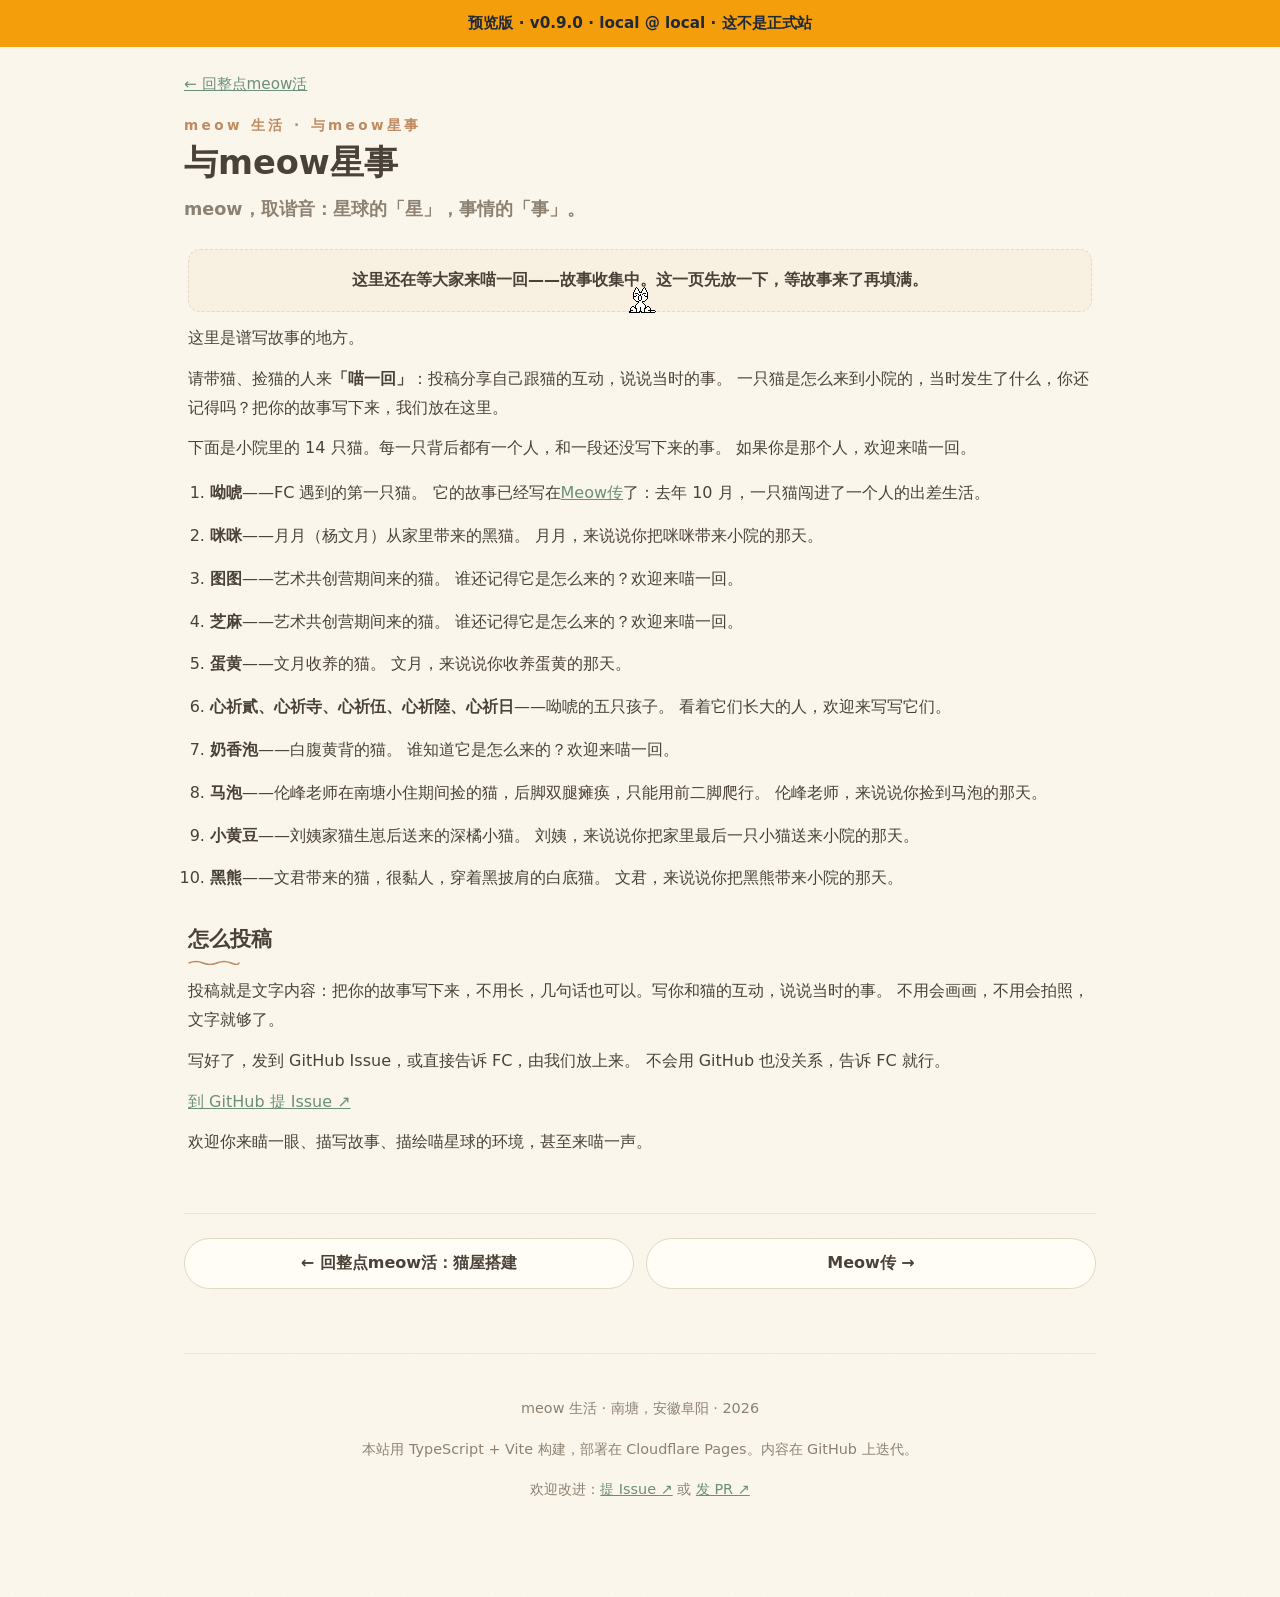
<file: stories.html>
<!doctype html>
<html lang="zh-CN">
  <head>
    <meta charset="UTF-8" />
    <meta name="viewport" content="width=device-width, initial-scale=1.0, viewport-fit=cover" />
    <meta name="description" content="与meow星事（meow，取谐音：星球的「星」，事情的「事」）——谱写故事的地方。请带猫、捡猫的人来喵一回，投稿分享自己跟猫的互动，说说当时的事。" />
    <title>与meow星事 · meow 生活</title>
    <!-- PWA：可以安装为手机 web app -->
    <link rel="manifest" href="./manifest.webmanifest" />
    <meta name="theme-color" content="#ffc53d" />
    <meta name="mobile-web-app-capable" content="yes" />
    <meta name="apple-mobile-web-app-capable" content="yes" />
    <meta name="apple-mobile-web-app-status-bar-style" content="default" />
    <meta name="apple-mobile-web-app-title" content="meow 生活" />
    <link rel="apple-touch-icon" href="./icons/apple-touch-icon.png" />
    <link rel="icon" type="image/png" href="./favicon.png" />
    <script type="module" crossorigin src="./assets/main-CeAe_cH5.js"></script>
    <link rel="stylesheet" crossorigin href="./assets/main-C7oJJYjR.css">
  </head>
  <body>
    <main class="page">
      <header class="page-head">
        <p class="back"><a href="index.html">← 回整点meow活</a></p>
        <p class="eyebrow">meow 生活 · 与meow星事</p>
        <h1>与meow星事</h1>
        <p class="lede">meow，取谐音：星球的「星」，事情的「事」。</p>
      </header>

      <section class="story-body">
        <p class="soon-note">
          这里还在等大家来喵一回——故事收集中。这一页先放一下，等故事来了再填满。
        </p>
        <p>
          这里是谱写故事的地方。
        </p>
        <p>
          请带猫、捡猫的人来<strong>「喵一回」</strong>：投稿分享自己跟猫的互动，说说当时的事。
          一只猫是怎么来到小院的，当时发生了什么，你还记得吗？把你的故事写下来，我们放在这里。
        </p>
        <p>
          下面是小院里的 14 只猫。每一只背后都有一个人，和一段还没写下来的事。
          如果你是那个人，欢迎来喵一回。
        </p>

        <ol class="cat-invites">
          <li>
            <strong>呦唬</strong>——FC 遇到的第一只猫。
            它的故事已经写在<a href="story.html">Meow传</a>了：去年 10 月，一只猫闯进了一个人的出差生活。
          </li>
          <li>
            <strong>咪咪</strong>——月月（杨文月）从家里带来的黑猫。
            月月，来说说你把咪咪带来小院的那天。
          </li>
          <li>
            <strong>图图</strong>——艺术共创营期间来的猫。
            谁还记得它是怎么来的？欢迎来喵一回。
          </li>
          <li>
            <strong>芝麻</strong>——艺术共创营期间来的猫。
            谁还记得它是怎么来的？欢迎来喵一回。
          </li>
          <li>
            <strong>蛋黄</strong>——文月收养的猫。
            文月，来说说你收养蛋黄的那天。
          </li>
          <li>
            <strong>心祈貳、心祈寺、心祈伍、心祈陸、心祈日</strong>——呦唬的五只孩子。
            看着它们长大的人，欢迎来写写它们。
          </li>
          <li>
            <strong>奶香泡</strong>——白腹黄背的猫。
            谁知道它是怎么来的？欢迎来喵一回。
          </li>
          <li>
            <strong>马泡</strong>——伦峰老师在南塘小住期间捡的猫，后脚双腿瘫痪，只能用前二脚爬行。
            伦峰老师，来说说你捡到马泡的那天。
          </li>
          <li>
            <strong>小黄豆</strong>——刘姨家猫生崽后送来的深橘小猫。
            刘姨，来说说你把家里最后一只小猫送来小院的那天。
          </li>
          <li>
            <strong>黑熊</strong>——文君带来的猫，很黏人，穿着黑披肩的白底猫。
            文君，来说说你把黑熊带来小院的那天。
          </li>
        </ol>

        <h2>怎么投稿</h2>
        <p>
          投稿就是文字内容：把你的故事写下来，不用长，几句话也可以。写你和猫的互动，说说当时的事。
          不用会画画，不用会拍照，文字就够了。
        </p>
        <p>
          写好了，发到 GitHub Issue，或直接告诉 FC，由我们放上来。
          不会用 GitHub 也没关系，告诉 FC 就行。
        </p>
        <p>
          <a href="https://github.com/iMeetingClub/cat-planet-of-nantang/issues">到 GitHub 提 Issue ↗</a>
        </p>
        <p>
          欢迎你来瞄一眼、描写故事、描绘喵星球的环境，甚至来喵一声。
        </p>
      </section>

      <nav class="page-nav" aria-label="相关页面">
        <a href="index.html">← 回整点meow活：猫屋搭建</a>
        <a href="story.html">Meow传 →</a>
      </nav>

      <footer>
        <p>meow 生活 · 南塘，安徽阜阳</p>
        <p>本站用 TypeScript + Vite 构建，部署在 Cloudflare Pages。内容在 GitHub 上迭代。</p>
        <p>
          欢迎改进：<a href="https://github.com/iMeetingClub/cat-planet-of-nantang/issues">提 Issue ↗</a> 或 <a href="https://github.com/iMeetingClub/cat-planet-of-nantang">发 PR ↗</a>
        </p>
      </footer>
    </main>
  </body>
</html>
</file>
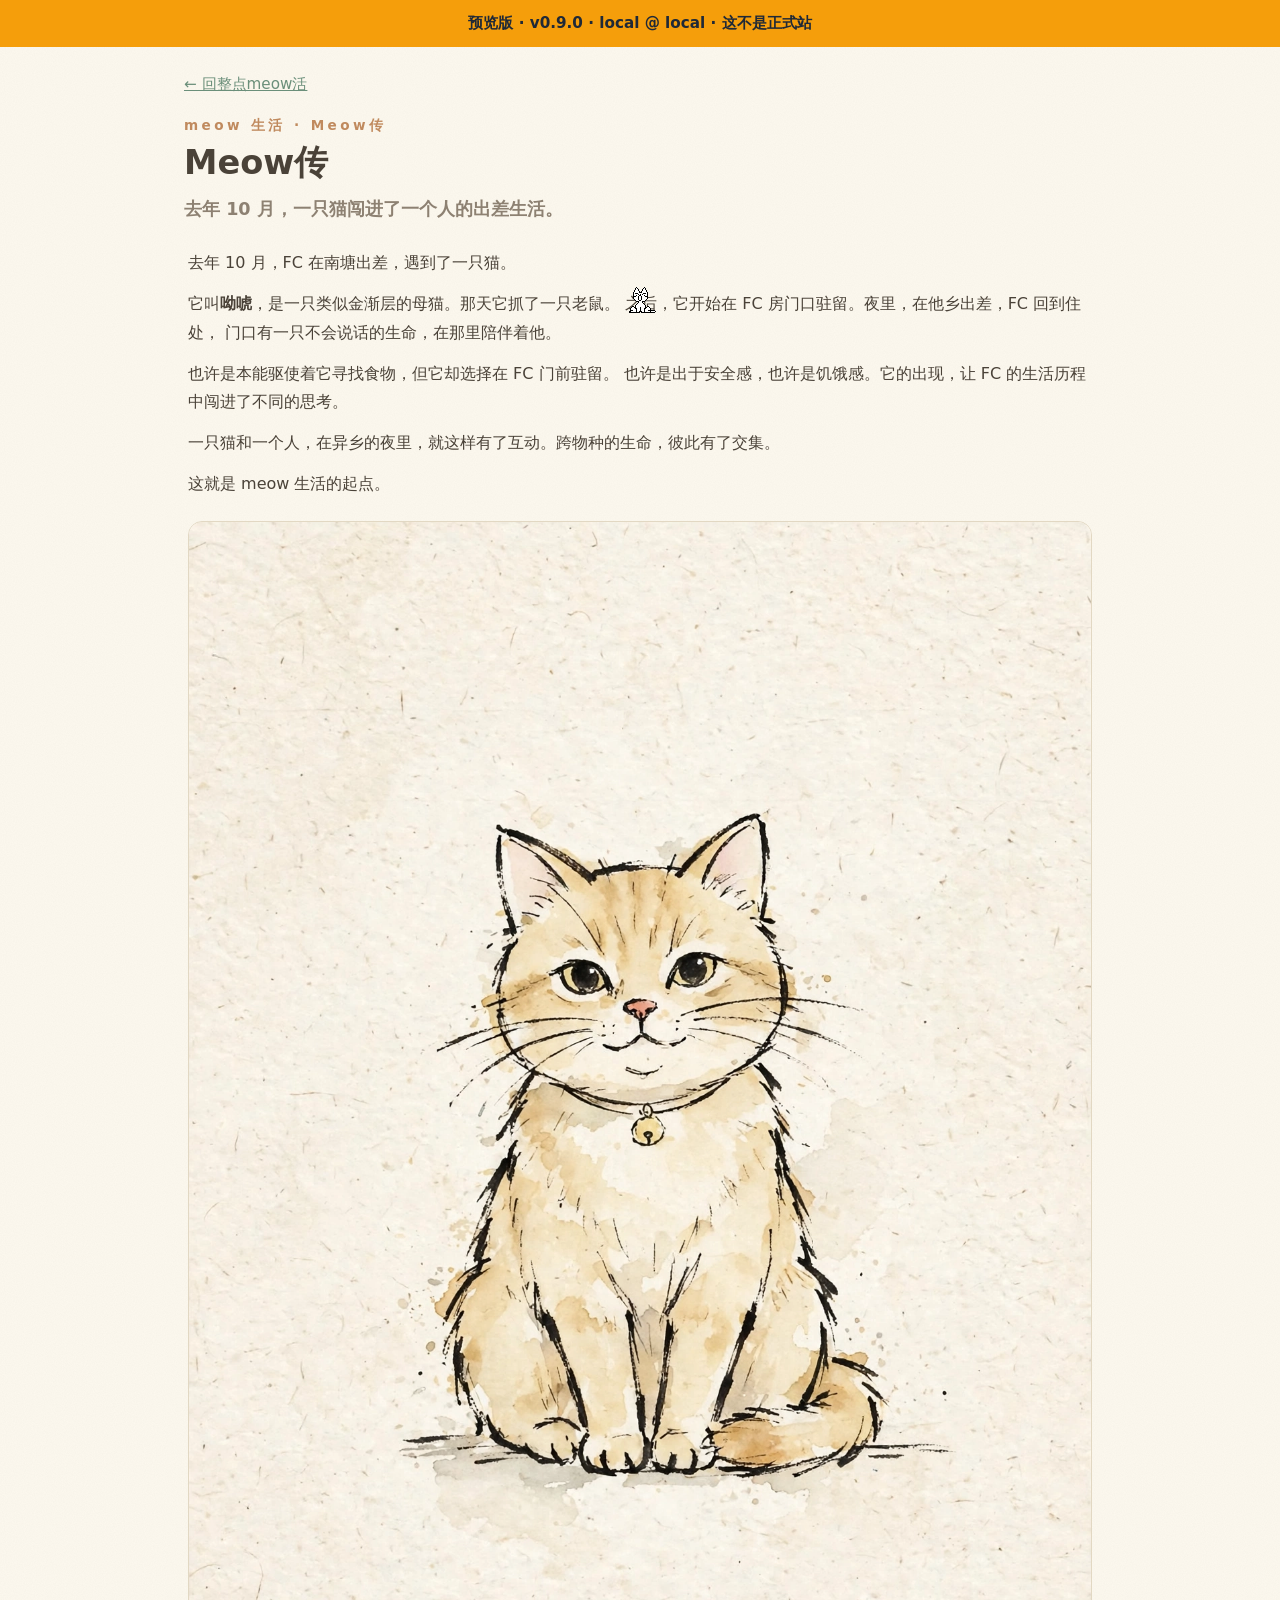
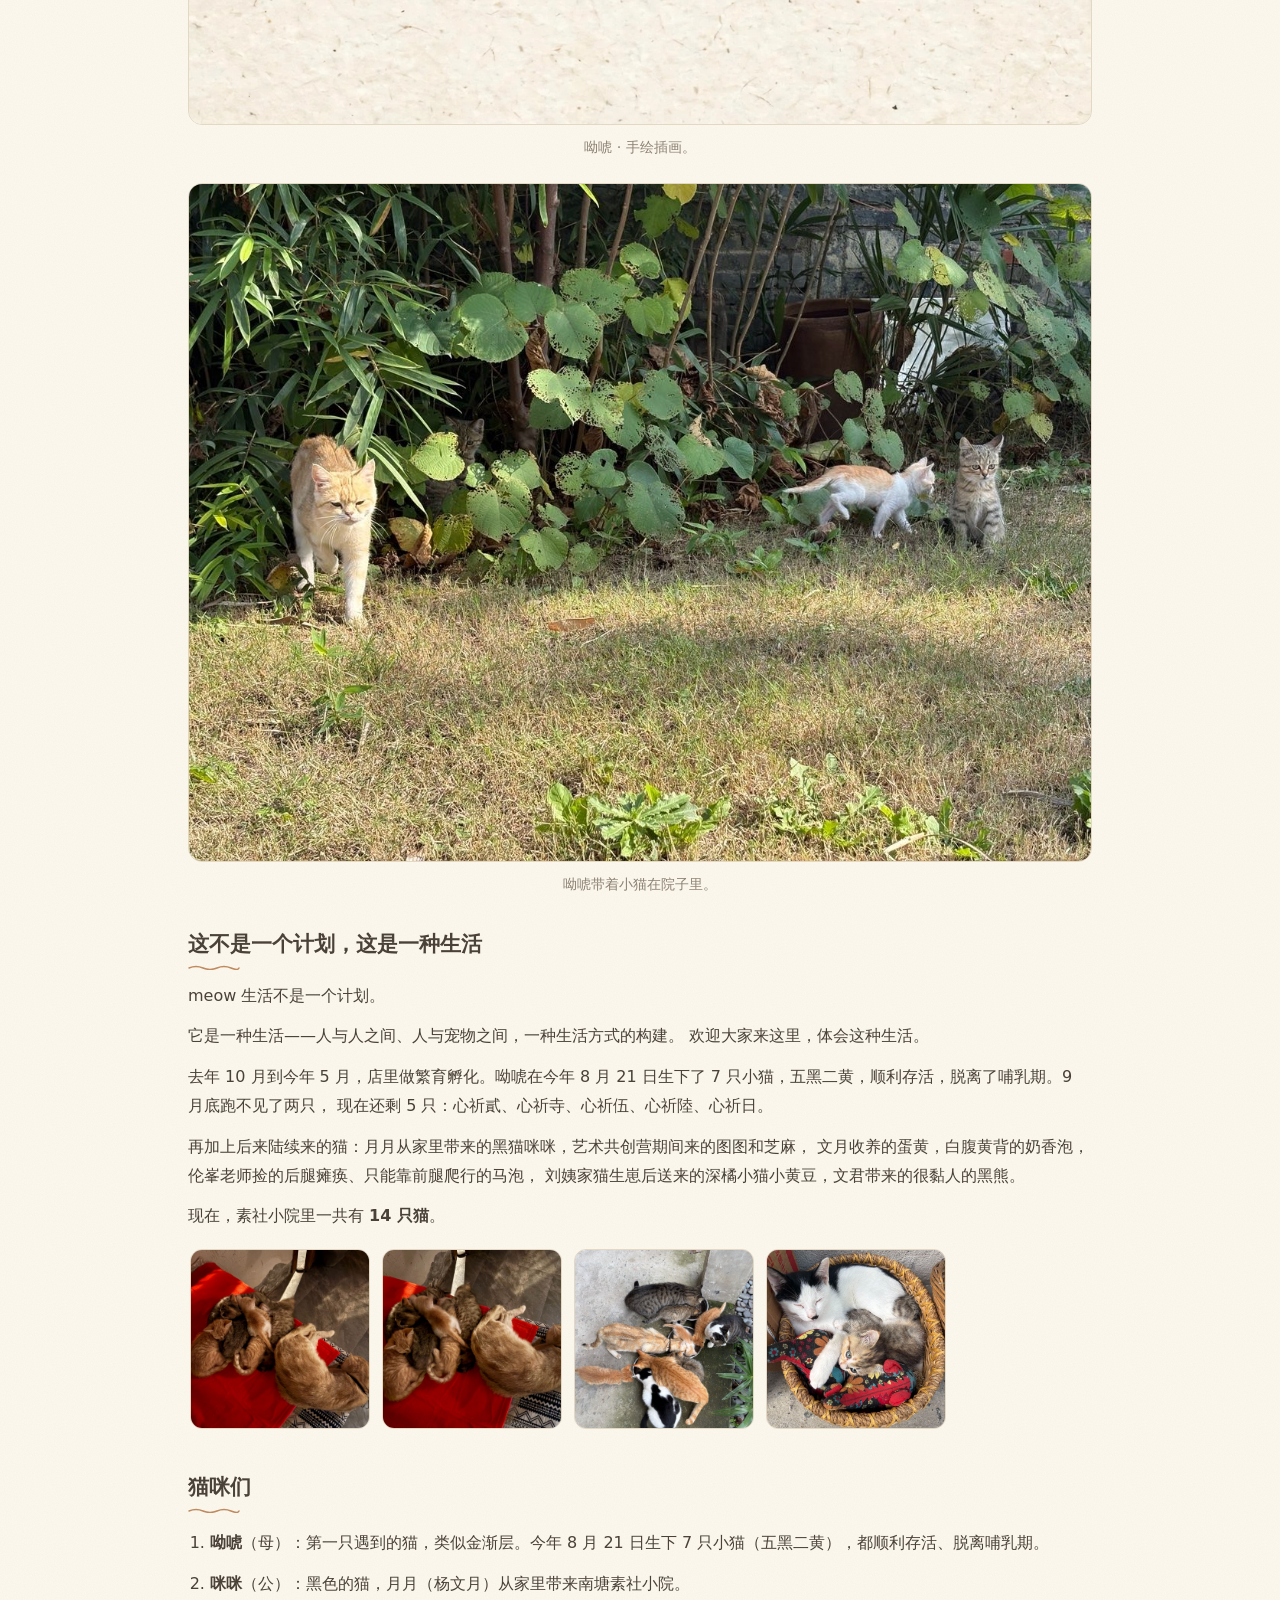
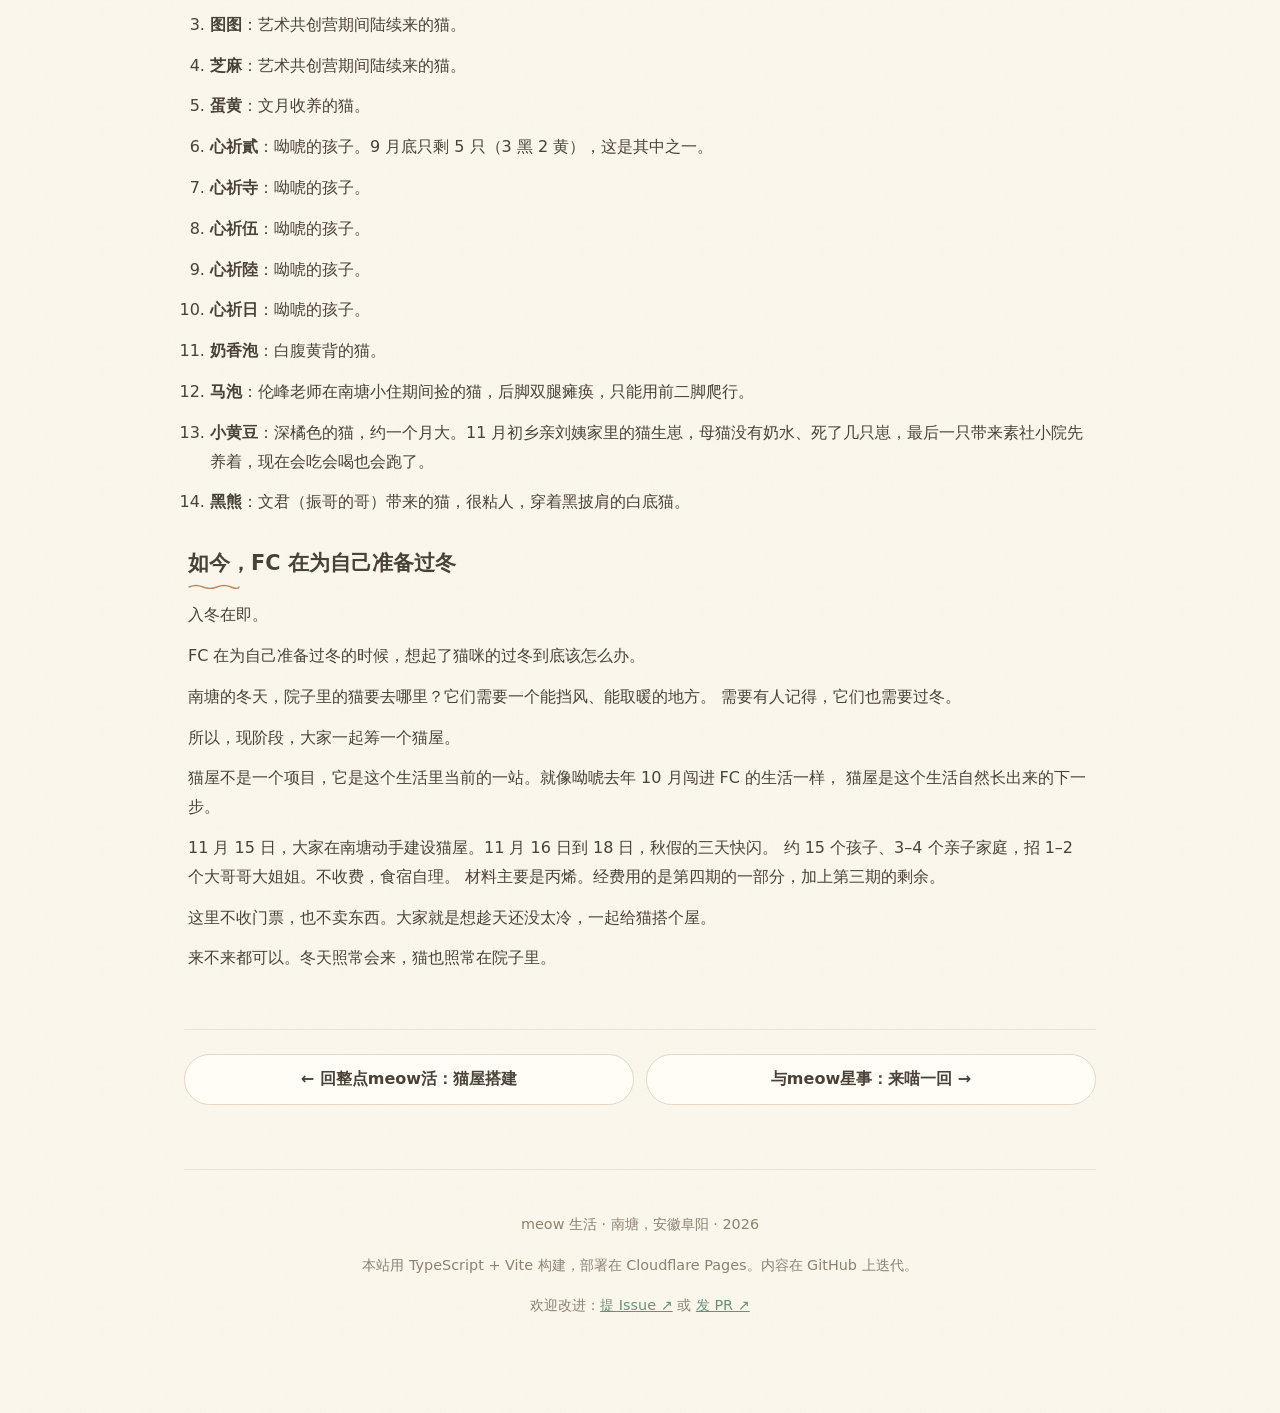
<file: story.html>
<!doctype html>
<html lang="zh-CN">
  <head>
    <meta charset="UTF-8" />
    <meta name="viewport" content="width=device-width, initial-scale=1.0, viewport-fit=cover" />
    <meta name="description" content="Meow传：去年 10 月，FC 在南塘出差，遇到了一只叫呦唬的猫。它抓了一只老鼠，之后在 FC 房门口驻留。跨物种的生命，彼此有了交集。" />
    <title>Meow传 · meow 生活</title>
    <!-- PWA：可以安装为手机 web app -->
    <link rel="manifest" href="./manifest.webmanifest" />
    <meta name="theme-color" content="#ffc53d" />
    <meta name="mobile-web-app-capable" content="yes" />
    <meta name="apple-mobile-web-app-capable" content="yes" />
    <meta name="apple-mobile-web-app-status-bar-style" content="default" />
    <meta name="apple-mobile-web-app-title" content="meow 生活" />
    <link rel="apple-touch-icon" href="./icons/apple-touch-icon.png" />
    <link rel="icon" type="image/png" href="./favicon.png" />
    <script type="module" crossorigin src="./assets/main-CeAe_cH5.js"></script>
    <link rel="stylesheet" crossorigin href="./assets/main-C7oJJYjR.css">
  </head>
  <body>
    <main class="page">
      <header class="page-head">
        <p class="back"><a href="index.html">← 回整点meow活</a></p>
        <p class="eyebrow">meow 生活 · Meow传</p>
        <h1>Meow传</h1>
        <p class="lede">去年 10 月，一只猫闯进了一个人的出差生活。</p>
      </header>

      <section class="story-body">
        <p>
          去年 10 月，FC 在南塘出差，遇到了一只猫。
        </p>
        <p>
          它叫<strong>呦唬</strong>，是一只类似金渐层的母猫。那天它抓了一只老鼠。
          之后，它开始在 FC 房门口驻留。夜里，在他乡出差，FC 回到住处，
          门口有一只不会说话的生命，在那里陪伴着他。
        </p>
        <p>
          也许是本能驱使着它寻找食物，但它却选择在 FC 门前驻留。
          也许是出于安全感，也许是饥饿感。它的出现，让 FC 的生活历程中闯进了不同的思考。
        </p>
        <p>
          一只猫和一个人，在异乡的夜里，就这样有了互动。跨物种的生命，彼此有了交集。
        </p>
        <p>
          这就是 meow 生活的起点。
        </p>

        <figure class="story-photo">
          <img src="./illustrations/cat-mother-youhu.webp" alt="呦唬的手绘插画：奶油色的猫妈妈坐在米色背景前" loading="lazy" />
          <figcaption>呦唬 · 手绘插画。</figcaption>
        </figure>

        <figure class="story-photo">
          <img src="./cats/youhu-kittens-garden.jpg" alt="呦唬带着小猫在院子里" loading="lazy" />
          <figcaption>呦唬带着小猫在院子里。</figcaption>
        </figure>

        <h2>这不是一个计划，这是一种生活</h2>
        <p>
          meow 生活不是一个计划。
        </p>
        <p>
          它是一种生活——人与人之间、人与宠物之间，一种生活方式的构建。
          欢迎大家来这里，体会这种生活。
        </p>
        <p>
          去年 10 月到今年 5 月，店里做繁育孵化。呦唬在今年 8 月 21 日生下了
          7 只小猫，五黑二黄，顺利存活，脱离了哺乳期。9 月底跑不见了两只，
          现在还剩 5 只：心祈貳、心祈寺、心祈伍、心祈陸、心祈日。
        </p>
        <p>
          再加上后来陆续来的猫：月月从家里带来的黑猫咪咪，艺术共创营期间来的图图和芝麻，
          文月收养的蛋黄，白腹黄背的奶香泡，伦峯老师捡的后腿瘫痪、只能靠前腿爬行的马泡，
          刘姨家猫生崽后送来的深橘小猫小黄豆，文君带来的很黏人的黑熊。
        </p>
        <p>
          现在，素社小院里一共有 <strong>14 只猫</strong>。
        </p>

        <div class="photo-strip">
          <img src="./cats/cats-sleeping-red-blanket-wide.jpg" alt="猫们挤在红毯子上" loading="lazy" />
          <img src="./cats/kittens-sleeping-youhu.jpg" alt="小猫们挨着呦唬睡觉" loading="lazy" />
          <img src="./cats/cats-eating.jpg" alt="猫们围在一起吃饭" loading="lazy" />
          <img src="./cats/kittens-basket.jpg" alt="两只小猫挤在藤篮里睡觉" loading="lazy" />
        </div>

        <h2>猫咪们</h2>
        <ol class="cats">
          <li><strong>呦唬</strong>（母）：第一只遇到的猫，类似金渐层。今年 8 月 21 日生下 7 只小猫（五黑二黄），都顺利存活、脱离哺乳期。</li>
          <li><strong>咪咪</strong>（公）：黑色的猫，月月（杨文月）从家里带来南塘素社小院。</li>
          <li><strong>图图</strong>：艺术共创营期间陆续来的猫。</li>
          <li><strong>芝麻</strong>：艺术共创营期间陆续来的猫。</li>
          <li><strong>蛋黄</strong>：文月收养的猫。</li>
          <li><strong>心祈貳</strong>：呦唬的孩子。9 月底只剩 5 只（3 黑 2 黄），这是其中之一。</li>
          <li><strong>心祈寺</strong>：呦唬的孩子。</li>
          <li><strong>心祈伍</strong>：呦唬的孩子。</li>
          <li><strong>心祈陸</strong>：呦唬的孩子。</li>
          <li><strong>心祈日</strong>：呦唬的孩子。</li>
          <li><strong>奶香泡</strong>：白腹黄背的猫。</li>
          <li><strong>马泡</strong>：伦峰老师在南塘小住期间捡的猫，后脚双腿瘫痪，只能用前二脚爬行。</li>
          <li><strong>小黄豆</strong>：深橘色的猫，约一个月大。11 月初乡亲刘姨家里的猫生崽，母猫没有奶水、死了几只崽，最后一只带来素社小院先养着，现在会吃会喝也会跑了。</li>
          <li><strong>黑熊</strong>：文君（振哥的哥）带来的猫，很粘人，穿着黑披肩的白底猫。</li>
        </ol>

        <h2>如今，FC 在为自己准备过冬</h2>
        <p>
          入冬在即。
        </p>
        <p>
          FC 在为自己准备过冬的时候，想起了猫咪的过冬到底该怎么办。
        </p>
        <p>
          南塘的冬天，院子里的猫要去哪里？它们需要一个能挡风、能取暖的地方。
          需要有人记得，它们也需要过冬。
        </p>
        <p>
          所以，现阶段，大家一起筹一个猫屋。
        </p>
        <p>
          猫屋不是一个项目，它是这个生活里当前的一站。就像呦唬去年 10 月闯进 FC 的生活一样，
          猫屋是这个生活自然长出来的下一步。
        </p>
        <p>
          11 月 15 日，大家在南塘动手建设猫屋。11 月 16 日到 18 日，秋假的三天快闪。
          约 15 个孩子、3–4 个亲子家庭，招 1–2 个大哥哥大姐姐。不收费，食宿自理。
          材料主要是丙烯。经费用的是第四期的一部分，加上第三期的剩余。
        </p>
        <p>
          这里不收门票，也不卖东西。大家就是想趁天还没太冷，一起给猫搭个屋。
        </p>
        <p>
          来不来都可以。冬天照常会来，猫也照常在院子里。
        </p>
      </section>

      <nav class="page-nav" aria-label="相关页面">
        <a href="index.html">← 回整点meow活：猫屋搭建</a>
        <a href="stories.html">与meow星事：来喵一回 →</a>
      </nav>

      <footer>
        <p>meow 生活 · 南塘，安徽阜阳</p>
        <p>本站用 TypeScript + Vite 构建，部署在 Cloudflare Pages。内容在 GitHub 上迭代。</p>
        <p>
          欢迎改进：<a href="https://github.com/iMeetingClub/cat-planet-of-nantang/issues">提 Issue ↗</a> 或 <a href="https://github.com/iMeetingClub/cat-planet-of-nantang">发 PR ↗</a>
        </p>
      </footer>
    </main>
  </body>
</html>
</file>
<file: assets/main-C7oJJYjR.css>
:root{--bg: #fdf9ef;--card: #fffdf6;--ink: #4a4238;--muted: #8d8172;--line: #e2d8c3;--line-soft: #ede5d3;--green: #6b8f7a;--orange: #c08a5e;--blue: #7d9bb5;--yellow: #d9a94a;--red: #c47a72;--wash-yellow: rgba(217, 169, 74, .07);--wash-green: rgba(107, 143, 122, .07);--wash-orange: rgba(192, 138, 94, .07);--wash-blue: rgba(125, 155, 181, .07);--wash-pink: rgba(196, 122, 114, .07);--radius: 14px}*{box-sizing:border-box}html{-webkit-text-size-adjust:100%}body{margin:0;font-family:system-ui,-apple-system,PingFang SC,Hiragino Sans GB,Microsoft YaHei,sans-serif;color:var(--ink);background-color:var(--bg);background-image:url("data:image/svg+xml,%3Csvg xmlns='http://www.w3.org/2000/svg' width='120' height='120'%3E%3Cfilter id='n'%3E%3CfeTurbulence type='fractalNoise' baseFrequency='0.9' numOctaves='2'/%3E%3CfeColorMatrix values='0 0 0 0 0 0 0 0 0 0 0 0 0 0 0 0 0 0 0.025 0'/%3E%3C/filter%3E%3Crect width='120' height='120' filter='url(%23n)'/%3E%3C/svg%3E");line-height:1.8}img{display:block;max-width:100%}main{max-width:720px;margin:0 auto;padding:0 16px 72px}a{color:var(--green)}h1,h2,h3{line-height:1.35;font-weight:700}.intro h2,.invites h2,.story-body h2{margin:0 0 12px;font-size:1.3rem}.intro h2:after,.invites h2:after,.story-body h2:after{content:"";display:block;width:52px;height:6px;margin-top:6px;background:url("data:image/svg+xml,%3Csvg xmlns='http://www.w3.org/2000/svg' width='52' height='6' viewBox='0 0 52 6'%3E%3Cpath d='M1 4 Q 8 1 15 4 T 29 4 T 43 4 T 51 4' fill='none' stroke='%23c08a5e' stroke-width='1.4' stroke-linecap='round'/%3E%3C/svg%3E") no-repeat}.hero{padding-top:24px;position:relative}.hero-photo{margin:0;border:1px solid var(--line);border-radius:var(--radius);overflow:hidden}.hero-photo img{width:100%;aspect-ratio:4 / 5;object-fit:cover;object-position:center 38%}.hero-caption{position:absolute;left:0;right:0;bottom:0;padding:56px 20px 20px;background:linear-gradient(to top,#14100ad1,#14100a00);color:#fff;text-align:center}.hero-caption .eyebrow{margin:0 0 6px;font-size:.85rem;letter-spacing:.25em;color:var(--yellow);font-weight:700}.hero-caption h1{margin:0 0 6px;font-size:2.6rem;line-height:1.1;letter-spacing:.04em;text-shadow:0 2px 0 rgba(0,0,0,.35)}.hero-caption h1 .en{display:block;font-size:1.15rem;letter-spacing:.18em;color:var(--yellow);margin-top:4px}.hero-caption .tagline{margin:4px 0;font-size:1.05rem;font-weight:600}.hero-caption .dates{margin:8px 0 2px;font-weight:700;color:var(--yellow)}.hero-caption .invite{margin:4px 0 0;font-size:1rem}.hero-hint{text-align:center;margin:20px 0 0;color:var(--muted);font-weight:600}.intro{padding:36px 4px 4px}.intro p{margin:12px 0}.tiles{display:grid;gap:24px;margin-top:28px}.tile{border:1px solid var(--line);border-radius:var(--radius);background:var(--card);overflow:hidden}.tile-head{display:flex;align-items:center;gap:14px;width:100%;min-height:96px;padding:0;border:0;background:none;font:inherit;color:inherit;text-align:left;cursor:pointer;-webkit-tap-highlight-color:transparent}.tile-head img{width:112px;height:96px;object-fit:cover;flex:none;border-right:1px solid var(--line)}.tile-label{flex:1;min-width:0;padding:10px 0}.tile-title{display:block;font-size:1.3rem;font-weight:700;line-height:1.3}.tile-sub{display:block;font-size:.9rem;color:var(--muted);margin-top:2px}.tile-plus{flex:none;width:36px;height:36px;margin-right:14px;display:grid;place-items:center;font-size:1.4rem;font-weight:400;line-height:1;color:var(--muted);background:transparent;border:1px solid var(--line);border-radius:50%;transition:transform .25s ease}.tile.open .tile-plus{transform:rotate(45deg)}.tile-cats .tile-title{color:var(--orange)}.tile-cathouse .tile-title{color:var(--green)}.tile-timeline .tile-title{color:var(--blue)}.tile-join .tile-title{color:#a8832f}.tile-donate .tile-title{color:var(--red)}.tile-panel{display:grid;grid-template-rows:0fr;transition:grid-template-rows .35s ease;border-top:1px dashed var(--line)}.tile-panel-inner{overflow:hidden;min-height:0;visibility:hidden;transition:visibility 0s linear .35s}.tile.open .tile-panel{grid-template-rows:1fr}.tile.open .tile-panel-inner{visibility:visible;transition-delay:0s}.tile-panel-inner{padding:0 18px}.tile.open .tile-panel-inner{padding:20px 18px}.tile-panel-inner h3{margin:20px 0 8px;font-size:1.1rem}.tile-panel-inner h3:first-child{margin-top:0}.tile-panel-inner p{margin:12px 0}.tile-panel-inner ul,.tile-panel-inner ol{margin:12px 0;padding-left:22px}.tile-panel-inner li{margin:10px 0}.photo-strip{display:flex;gap:12px;overflow-x:auto;padding:6px 2px 12px;scroll-snap-type:x mandatory;-webkit-overflow-scrolling:touch}.photo-strip img{flex:none;width:150px;height:150px;object-fit:cover;border:1px solid var(--line);border-radius:12px;scroll-snap-align:start}.timeline{list-style:none;padding:0}.timeline li{padding:16px 4px;margin:0;border-bottom:1px solid var(--line-soft)}.timeline li:last-child{border-bottom:0}.timeline time{color:var(--orange);font-weight:700}.timeline h3{margin:4px 0}.cats{padding-left:22px}.cats li{margin:12px 0}footer{margin-top:64px;padding-top:28px;border-top:1px solid var(--line-soft);color:var(--muted);font-size:.9rem;text-align:center}.version-banner{background:#f59e0b;color:#1f2937;text-align:center;padding:10px 16px;font-size:.95rem;font-weight:700}footer .version{color:var(--muted);font-size:.85rem}@media (min-width: 640px){main{padding:0 24px 80px}.hero-photo img{aspect-ratio:16 / 10;object-position:center 30%}.hero-caption h1{font-size:3.2rem}.tiles{grid-template-columns:1fr 1fr;gap:24px}.tile-head img{width:128px;height:112px}.tile-head{min-height:112px}.tile-cats{grid-column:1 / -1}}@media (min-width: 960px){main{max-width:960px}.tiles{grid-template-columns:repeat(3,1fr)}.tile-cats{grid-column:1 / -1}.tile-cathouse,.tile-timeline{grid-column:span 1}.photo-strip img{width:180px;height:180px}}@media (prefers-reduced-motion: reduce){.tile-panel,.tile-plus{transition:none}}.hero-illus .hero-caption{background:linear-gradient(to top,#fdf9eff7,#fdf9ef00);color:var(--ink)}.hero-illus .hero-caption h1{text-shadow:none}.hero-illus .hero-caption h1 .en,.hero-illus .hero-caption .eyebrow,.hero-illus .hero-caption .dates{color:var(--green)}.hero-illus .wordmark g{stroke:var(--ink)}.hero-illus .wm-underline{stroke:var(--orange)}.hero-illus .wm-star{fill:var(--orange)}.kittens-group{grid-column:1 / -1}.hero-link{display:block;color:inherit;text-decoration:none;-webkit-tap-highlight-color:transparent}.hero-link:focus-visible .hero-photo{outline:2px solid var(--orange);outline-offset:2px}.doodle{position:absolute;pointer-events:none;z-index:1}.doodle-star{width:26px;height:26px;top:10px;right:8px;fill:none;stroke:var(--yellow);stroke-width:1.4;transform:rotate(12deg);opacity:.75}.doodle-squiggle{width:72px;height:18px;bottom:52px;left:10px;stroke:var(--orange);stroke-width:1.4;stroke-linecap:round;opacity:.55}.shape-card{margin-top:28px;padding:28px 22px;background:var(--wash-green);border:1px solid var(--line);border-radius:var(--radius);text-align:center}.shape-card h2{margin:0 0 10px;font-size:1.3rem}.shape-card p{margin:10px 0}.shape-links{display:flex;flex-wrap:wrap;gap:10px;justify-content:center;margin:16px 0 8px}.shape-link{display:inline-block;padding:8px 16px;border:1px solid var(--line);border-radius:999px;background:var(--card);color:var(--ink);font-weight:700;text-decoration:none}.shape-note{font-size:.9rem;color:var(--muted)}.tile-cloud .tile-title{color:var(--blue)}.tile-local .tile-title{color:var(--green)}.tile-care .tile-title{color:var(--orange)}.invites{padding:36px 4px 4px}.invites ul{list-style:none;margin:0;padding:0;display:grid;grid-template-columns:1fr 1fr;gap:14px}.invites li{padding:16px 12px;border:1px solid var(--line);border-radius:12px;font-weight:700;font-size:1.05rem;text-align:center}.invite-pink{background:var(--wash-pink)}.invite-blue{background:var(--wash-blue)}.invite-green{background:var(--wash-green)}.invite-yellow{background:var(--wash-yellow)}.page-head{padding-top:24px}.page-head .back{margin:0 0 14px;font-size:.95rem}.page-head .eyebrow{margin:0 0 6px;font-size:.85rem;letter-spacing:.25em;color:var(--orange);font-weight:700}.page-head h1{margin:0 0 10px;font-size:2.1rem;line-height:1.2}.page-head .lede{margin:0;font-size:1.1rem;font-weight:600;color:var(--muted)}.story-body{padding:12px 4px 4px}.story-body h2{margin:32px 0 10px}.story-body p{margin:12px 0}.story-photo{margin:22px 0}.story-photo img{width:100%;border:1px solid var(--line);border-radius:var(--radius)}.story-photo figcaption{margin-top:10px;text-align:center;font-size:.9rem;color:var(--muted)}.cat-invites{padding-left:22px}.cat-invites li{margin:14px 0}.page-nav{display:flex;flex-direction:column;gap:12px;margin-top:40px;padding-top:24px;border-top:1px solid var(--line-soft)}.page-nav a{font-weight:700;text-decoration:none;color:var(--ink);background:var(--card);border:1px solid var(--line);border-radius:999px;padding:10px 18px;text-align:center}@media (min-width: 640px){.invites ul{grid-template-columns:repeat(4,1fr)}.page-nav{flex-direction:row;justify-content:space-between}.page-nav a{flex:1}}.wordmark{width:178px;height:auto;vertical-align:-.18em}.wordmark-life{display:inline-block;font-size:1.5rem;font-weight:700;margin-left:6px;transform:rotate(-2deg)}.cat-cards{display:grid;gap:24px;margin-top:24px}.cat-card{border:1px solid var(--line);border-radius:var(--radius);background:var(--card);overflow:hidden;padding-bottom:18px}.cat-media{border-bottom:1px solid var(--line)}.cat-media img{width:100%;height:180px;object-fit:cover;object-position:center 30%}.cat-doodle{display:block;width:140px;height:140px;margin:14px auto}.doodle-pink{color:#e8b7be}.doodle-blue{color:#b3c8de}.doodle-green{color:#b3d2c2}.doodle-yellow{color:#e8cf8e}.doodle-orange{color:#eec39e}.doodle-lavender{color:#c9bce4}.cat-card h3{margin:16px 18px 0;font-size:1.4rem}.cat-card .cat-tag{margin:2px 18px 0;font-size:.9rem;font-weight:700;color:var(--orange)}.cat-card p{margin:10px 18px 0}.cats-note{margin-top:28px;text-align:center;color:var(--muted)}.soon-note{background:var(--wash-yellow);border:1px dashed var(--line);border-radius:12px;padding:16px;font-weight:700;text-align:center}@media (min-width: 640px){.cat-cards{grid-template-columns:1fr 1fr}.wordmark{width:210px}}@media (min-width: 960px){.cat-cards{grid-template-columns:repeat(3,1fr)}}.season-hero{margin:26px 0 0;padding:20px 16px 14px;background:var(--wash-yellow);border:1px solid var(--line);border-radius:var(--radius)}.season-hero svg{display:block;width:100%;height:auto}.season-hero svg .ink{stroke:var(--ink)}.season-hero figcaption{margin-top:10px;text-align:center;font-size:.9rem;color:var(--muted)}.season-status{display:inline-flex;align-items:center;gap:9px;margin:14px 0 0;padding:8px 18px;border:1px solid var(--line);border-radius:999px;background:var(--card);font-weight:700}.season-dot{width:9px;height:9px;border-radius:50%;background:var(--yellow);animation:season-pulse 1.8s ease-in-out infinite}@keyframes season-pulse{0%,to{opacity:1;transform:scale(1)}50%{opacity:.45;transform:scale(.78)}}.season-section{padding:44px 4px 4px}.season-heading h2{margin:0 0 10px;font-size:1.3rem}.season-heading h2:after{content:"";display:block;width:52px;height:6px;margin-top:6px;background:url("data:image/svg+xml,%3Csvg xmlns='http://www.w3.org/2000/svg' width='52' height='6' viewBox='0 0 52 6'%3E%3Cpath d='M1 4 Q 8 1 15 4 T 29 4 T 43 4 T 51 4' fill='none' stroke='%23c08a5e' stroke-width='1.4' stroke-linecap='round'/%3E%3C/svg%3E") no-repeat}.season-heading p{margin:10px 0}.blueprint{display:grid;gap:22px;margin-top:24px}.blueprint-card{border:1px solid var(--line);border-radius:var(--radius);background:var(--card);overflow:hidden}.blueprint-topline{display:flex;justify-content:space-between;align-items:center;padding:12px 18px;border-bottom:1px solid var(--line-soft);font-size:.85rem;font-weight:700;color:var(--muted);letter-spacing:.08em}.drawing-stamp{padding:3px 12px;border:1px dashed var(--line);border-radius:999px;font-weight:400}.nest-diagram{display:block;width:100%;height:auto}.nest-diagram>path:not([class]){stroke:var(--ink)}.nest-diagram .diagram-part{stroke:var(--ink);transition:opacity .25s ease}.nest-diagram .diagram-part.is-dim{opacity:.22}.nest-diagram .callout{stroke:var(--muted);transition:opacity .25s ease}.nest-diagram .callout.is-dim{opacity:.2}.nest-diagram .callout-dot{transition:opacity .25s ease}.nest-diagram .callout-dot.is-dim{opacity:.2}.diagram-footer{display:flex;justify-content:space-between;flex-wrap:wrap;gap:8px;padding:12px 18px;border-top:1px dashed var(--line-soft);font-size:.85rem;color:var(--muted)}.pencil-note{color:var(--orange)}.guide-kicker{margin:0 0 10px;font-size:.9rem;color:var(--muted);font-weight:600}.layer-tabs{display:flex;flex-wrap:wrap;gap:8px}.layer-tab{padding:8px 14px;border:1px solid var(--line);border-radius:999px;background:var(--card);color:var(--ink);font:inherit;font-size:.95rem;font-weight:700;cursor:pointer;-webkit-tap-highlight-color:transparent;transition:border-color .2s ease,background .2s ease}.layer-tab span{margin-right:6px;color:var(--muted);font-weight:400}.layer-tab.is-active{border-color:var(--orange);background:var(--wash-orange)}.layer-detail{display:flex;gap:14px;align-items:flex-start;margin-top:16px;padding:18px;border:1px solid var(--line);border-radius:var(--radius);background:var(--wash-green)}.detail-icon{font-size:1.7rem;line-height:1.2}.layer-detail h3{margin:0 0 6px;font-size:1.1rem}.layer-detail p{margin:0;font-size:.95rem}.safety-note{margin:14px 0 0;font-size:.9rem;color:var(--muted)}.demo-ribbon{margin:18px 0 0;padding:10px 16px;border:1px dashed var(--line);border-radius:12px;background:var(--wash-yellow);font-size:.9rem;font-weight:600}.resource-list{display:grid;gap:14px;margin-top:18px}.resource-row{display:grid;grid-template-columns:auto 1fr;gap:14px;align-items:start;padding:16px;border:1px solid var(--line);border-radius:var(--radius);background:var(--card)}.resource-emoji{font-size:1.6rem;line-height:1.3}.resource-main{min-width:0}.resource-label{display:flex;align-items:baseline;flex-wrap:wrap;gap:8px}.resource-label strong{font-size:1.05rem}.tiny-tag{padding:2px 10px;border:1px dashed var(--line);border-radius:999px;font-size:.78rem;font-weight:700;color:var(--muted)}.resource-main p{margin:6px 0 10px;font-size:.93rem;color:var(--muted)}.progress-meta{display:flex;justify-content:space-between;font-size:.85rem;color:var(--muted)}.progress-meta b{color:var(--ink)}.progress-track{height:8px;margin-top:6px;border-radius:999px;background:var(--line-soft);overflow:hidden}.progress-track span{display:block;height:100%;border-radius:999px;background:var(--green);transition:width .4s ease}.gather-button{grid-column:1 / -1;padding:10px 16px;border:1px solid var(--line);border-radius:999px;background:var(--card);color:var(--ink);font:inherit;font-weight:700;cursor:pointer;-webkit-tap-highlight-color:transparent;transition:border-color .2s ease,background .2s ease,transform .15s ease}.gather-button:hover{border-color:var(--green);background:var(--wash-green)}.gather-button:active{transform:scale(.97)}.collect-footer{margin-top:16px;font-size:.92rem;color:var(--muted)}.collect-footer strong{color:var(--ink)}.trail{margin-top:22px}.milestones{list-style:none;margin:0;padding:0}.milestones li{position:relative;padding:0 0 6px 34px}.milestones li:before{content:"";position:absolute;left:11px;top:34px;bottom:-4px;width:0;border-left:1.5px dashed var(--line)}.milestones li:last-child:before{display:none}.milestone{display:flex;align-items:flex-start;gap:14px;width:100%;padding:10px 12px;border:1px solid transparent;border-radius:var(--radius);background:none;font:inherit;color:inherit;text-align:left;cursor:pointer;-webkit-tap-highlight-color:transparent;transition:background .2s ease,border-color .2s ease}.milestone:hover{background:var(--card);border-color:var(--line-soft)}.milestone-paw{flex:none;font-size:1.2rem;opacity:.3;filter:grayscale(1);transition:opacity .25s ease,filter .25s ease}.milestone.is-done .milestone-paw{opacity:.75;filter:none}.milestone.is-current{background:var(--wash-yellow);border-color:var(--line)}.milestone.is-current .milestone-paw{opacity:1;filter:none}.milestone-text{display:grid;gap:2px}.milestone-text time{font-size:.82rem;font-weight:700;color:var(--orange);letter-spacing:.06em}.milestone-text strong{font-size:1.02rem}.milestone-text small{color:var(--muted);font-size:.85rem}.milestone.is-upcoming .milestone-text{opacity:.55}.milestone-detail{margin:18px 0 0;padding:16px 18px;border:1px solid var(--line);border-radius:var(--radius);background:var(--wash-blue);font-size:.95rem}.log-grid{display:grid;gap:18px;margin-top:24px}.log-card{border:1px solid var(--line);border-radius:var(--radius);background:var(--card);overflow:hidden}.log-picture{position:relative;display:grid;place-items:center;height:150px;border-bottom:1px dashed var(--line);background:var(--wash-green)}.log-card:nth-child(2) .log-picture{background:var(--wash-orange)}.log-card:nth-child(3) .log-picture{background:var(--wash-blue)}.log-picture .log-sun{position:absolute;top:14px;left:16px;color:var(--yellow);font-size:1.3rem}.log-picture .log-cat{font-size:2.4rem;opacity:.75}.log-label{position:absolute;bottom:10px;right:12px;padding:2px 10px;border:1px dashed var(--line);border-radius:999px;background:var(--card);font-size:.78rem;color:var(--muted)}.log-caption{padding:14px 16px 18px}.log-type{font-size:.82rem;font-weight:700;color:var(--orange);letter-spacing:.08em}.log-caption h3{margin:6px 0;font-size:1.1rem}.log-caption p{margin:0;font-size:.92rem;color:var(--muted)}.log-howto{text-align:left}.log-howto code{padding:1px 7px;border:1px solid var(--line-soft);border-radius:6px;background:var(--card);font-size:.88em}#cursor-cat{position:fixed;left:0;top:0;z-index:90;width:32px;height:32px;pointer-events:none;will-change:transform}#cursor-cat .neko-sprite{width:32px;height:32px;background-image:url(../oneko.gif);background-size:256px 128px;image-rendering:pixelated}#cursor-cat .neko-zzz{position:absolute;right:-10px;top:-14px;font-size:11px;font-weight:700;color:var(--muted);opacity:0;transition:opacity .4s ease}#cursor-cat.is-sleeping .neko-zzz{opacity:1}@media (hover: none),(prefers-reduced-motion: reduce){#cursor-cat{display:none}}footer .oneko-note{font-size:.82rem;opacity:.8}@media (min-width: 640px){.blueprint{grid-template-columns:1.2fr 1fr;align-items:start}.resource-row{grid-template-columns:auto 1fr auto;align-items:center}.gather-button{grid-column:auto}.log-grid{grid-template-columns:repeat(3,1fr)}.log-caption h3{font-size:1rem}}@media (prefers-reduced-motion: reduce){.season-dot{animation:none}.progress-track span{transition:none}}
</file>
